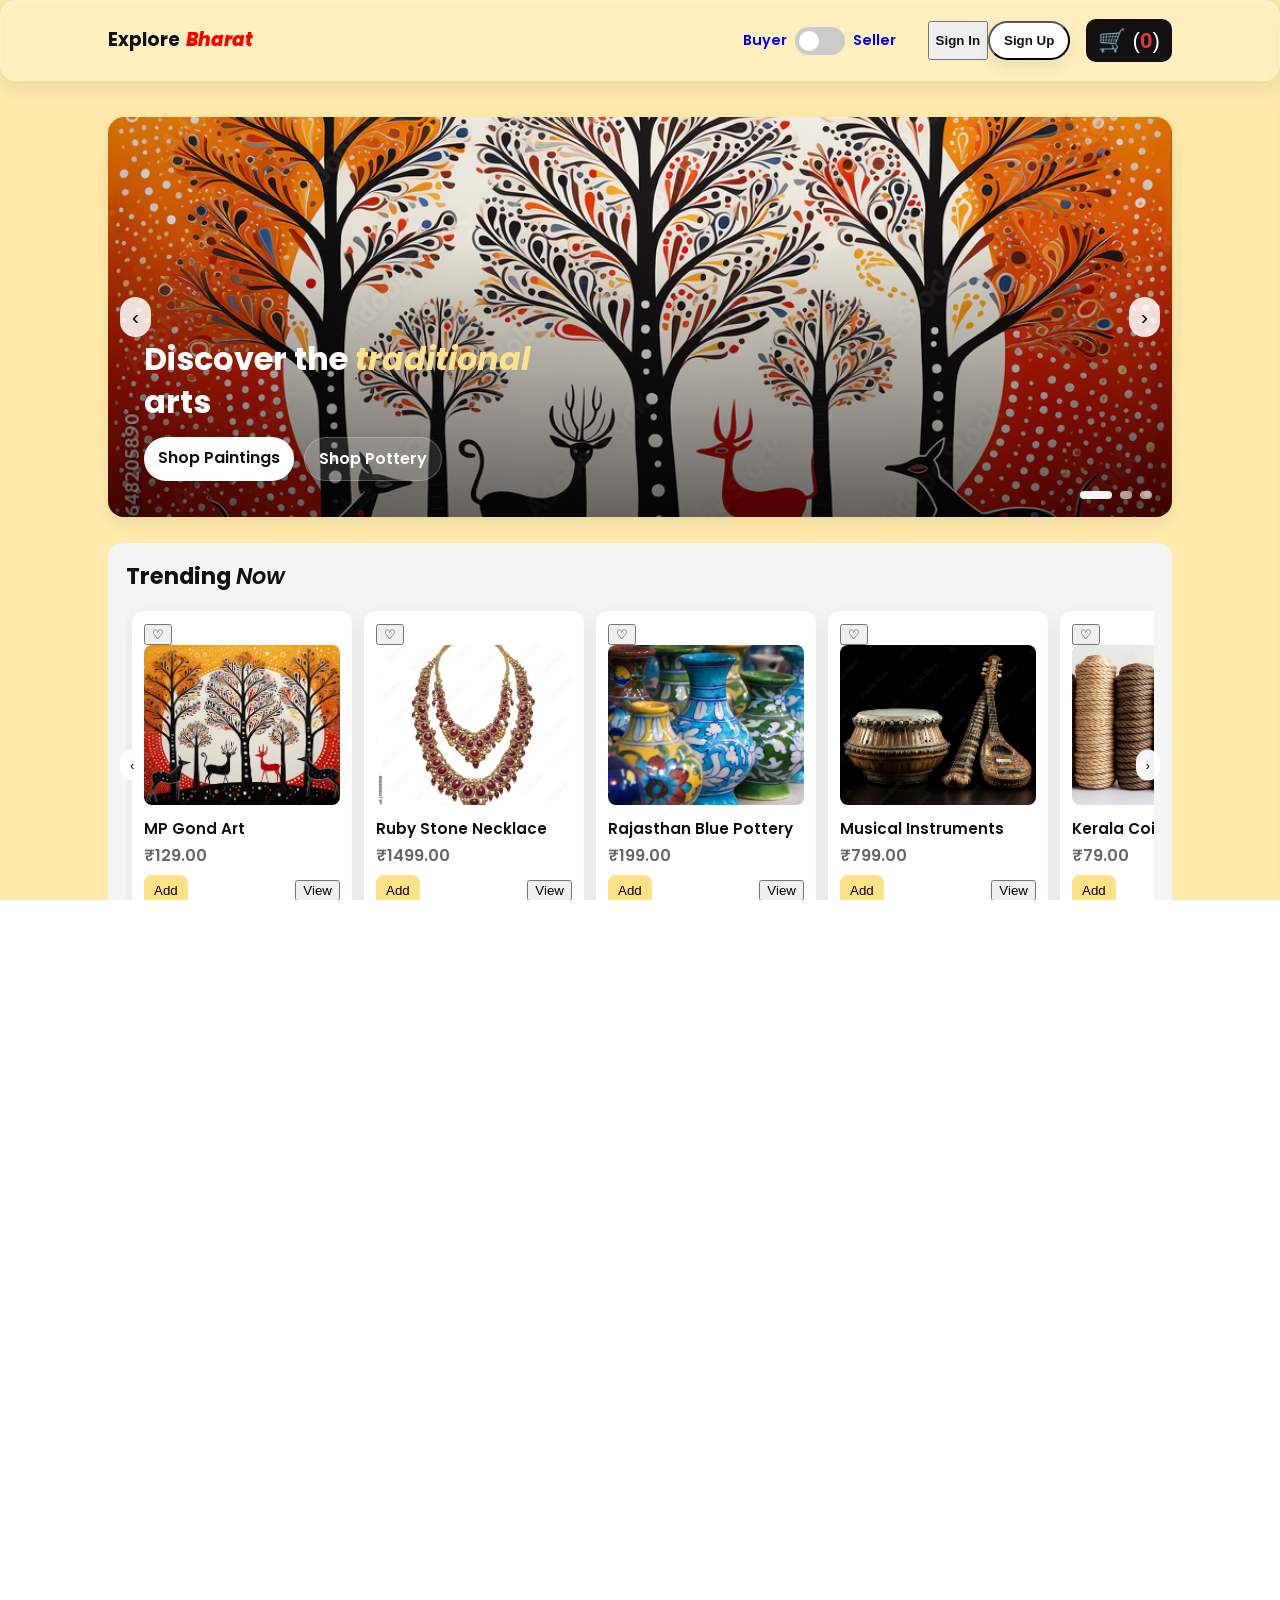
<file: Marketplace/index.html>
<!doctype html>
<html lang="en">

<head>
    <meta charset="utf-8" />
    <meta name="viewport" content="width=device-width,initial-scale=1" />
    <title>Explore Bharat E-Mart</title>
    <link rel="icon" type="image/x-icon" href="images/logo.jpg" />
    <link rel="stylesheet" href="styles.css" />
    <script src="../common.js" defer></script>
    <link rel="preconnect" href="https://fonts.gstatic.com" crossorigin>
    <link href="https://fonts.googleapis.com/css2?family=Poppins:wght@300;400;600;700&display=swap" rel="stylesheet">
</head>

<body>
    <header class="topbar">
        <div class="container header-inner">
            <div class="logo">
                <a href="https://rajgour617.github.io/Explore-Bharat/">Explore<span class="accent">Bharat</span></a>
            </div>

            <div class="user-actions" id="nav-links">
                <div class="toggle-switch">
                    <span id="role-label-buyer">Buyer</span>
                    <label class="switch" for="user-role-toggle">
                        <input type="checkbox" id="user-role-toggle" title="Toggle between Buyer and Seller role">
                        <span class="slider round"></span>
                    </label>
                    <span id="role-label-seller">Seller</span>
                </div>
                <div id="guest-view">
                    <button class="btn-link" id="signin-btn-open">Sign In</button>
                    <button class="btn" id="signup-btn-open">Sign Up</button>
                </div>
                <div id="user-view" style="display: none;">
                    <span class="points-display">💎 <span id="bharat-points">0</span> Points</span>
                    <button class="icon-btn" id="open-wishlist" aria-label="Open wishlist">❤️ (<span
                            id="wishlist-count">0</span>)</button>
                    <button class="icon-btn" id="signout-btn" aria-label="Sign Out">Logout</button>
                </div>
                <div class="cart-action">
                    <button id="open-cart" class="icon-btn" aria-label="Open cart">🛒 (<span
                            id="cart-count">0</span>)</button>
                </div>
            </div>

            <button class="hamburger" id="hamburger-btn" aria-label="Toggle navigation">
                <span class="line"></span>
                <span class="line"></span>
                <span class="line"></span>
            </button>

        </div>
    </header>

    <main class="container">
        <div id="buyer-view">
            <section class="hero">
                <div class="carousel" id="hero-carousel" tabindex="0" aria-roledescription="carousel">
                    <div class="slides">
                        <div class="slide" style="background-image:url('images/gondart.jpg')" aria-hidden="false">
                            <div class="hero-copy">
                                <h1>Discover the <em>traditional</em><br> arts</h1>
                                <div class="hero-cta">
                                    <a class="btn" href="#women">Shop Paintings</a>
                                    <a class="btn btn-outline" href="#men">Shop Pottery</a>
                                </div>
                            </div>
                        </div>
                        <div class="slide" style="background-image:url('images/zardozi.jpg')" aria-hidden="true">
                            <div class="hero-copy">
                                <h1>Fresh drops every day</h1>
                                <div class="hero-cta">
                                    <a class="btn" href="#drops">See Drops</a>
                                </div>
                            </div>
                        </div>
                        <div class="slide" style="background-image:url('images/blockprint.jpg')" aria-hidden="true">
                            <div class="hero-copy">
                                <h1>Local artisans &amp; crafts</h1>
                                <div class="hero-cta">
                                    <a class="btn" href="#artists">Support Artisans</a>
                                </div>
                            </div>
                        </div>
                    </div>

                    <button class="carousel-btn prev" aria-label="Previous slide">‹</button>
                    <button class="carousel-btn next" aria-label="Next slide">›</button>
                    <div class="dots" id="hero-dots" aria-hidden="false"></div>
                </div>
            </section>

            <section class="section">
                <h2 class="section-title">Trending <em>Now</em></h2>
                <div class="product-row" id="trending-row">
                    <button class="row-arrow left" aria-label="Scroll left">‹</button>
                    <div class="row-track" id="trending-track" role="list"></div>
                    <button class="row-arrow right" aria-label="Scroll right">›</button>
                </div>
            </section>

            <section class="section">
                <h2 class="section-title">Today's <em>Drops</em></h2>
                <div class="filters">
                    <button class="chip active">Paintings</button>
                    <button class="chip">Pottery</button>
                    <div class="price-chips">
                        <button class="chip">under ₹199</button>
                        <button class="chip">₹200 - ₹499</button>
                        <button class="chip">₹500 - ₹999</button>
                    </div>
                </div>

                <div class="product-row" id="drops-row">
                    <button class="row-arrow left" aria-label="Scroll left">‹</button>
                    <div class="row-track" id="drops-track" role="list"></div>
                    <button class="row-arrow right" aria-label="Scroll right">›</button>
                </div>
            </section>
        </div>

        <div id="seller-view" style="display: none;">
            <section class="section">
                <h2 class="section-title">Seller <em>Dashboard</em></h2>
                <div class="seller-form-container">
                    <h3>List a New Product</h3>
                    <p>Fill out the details below to submit your product for approval.</p>
                    <form id="product-listing-form" class="seller-form">
                        <label>Product Name <input type="text" name="productName" required /></label>
                        <label>Description <textarea name="description" rows="4" required></textarea></label>
                        <label>Price (₹) <input type="number" name="price" step="0.01" required /></label>
                        <label>Image URL <input type="url" name="imageUrl" required /></label>
                        <label>Bank Details (for payment) <input type="text" name="bankDetails" required /></label>
                        <button type="submit" class="btn full">Submit for Approval</button>
                    </form>
                </div>
            </section>
        </div>
    </main>

    <div class="modal" id="product-modal" aria-hidden="true">
        <div class="modal-content" role="dialog" aria-modal="true">
            <button class="close" id="modal-close" aria-label="Close">✕</button>
            <div class="modal-body" id="modal-body">
            </div>
        </div>
    </div>

    <div class="modal" id="signin-modal" aria-hidden="true">
        <div class="modal-content auth-modal" role="dialog" aria-modal="true">
            <button class="close" id="signin-modal-close" aria-label="Close">✕</button>
            <h3>Sign In</h3>
            <form id="signin-form">
                <label>Email <input type="email" required /></label>
                <label>Password <input type="password" required /></label>
                <button type="submit" class="btn full">Sign In</button>
                <p class="form-switch">Don't have an account? <button type="button" class="btn-link"
                        id="switch-to-signup">Sign Up</button></p>
            </form>
        </div>
    </div>

    <div class="modal" id="signup-modal" aria-hidden="true">
        <div class="modal-content auth-modal" role="dialog" aria-modal="true">
            <button class="close" id="signup-modal-close" aria-label="Close">✕</button>
            <h3>Create Account</h3>
            <form id="signup-form">
                <label>Full Name <input type="text" required /></label>
                <label>Email <input type="email" required /></label>
                <label>Password <input type="password" required /></label>
                <button type="submit" class="btn full">Sign Up</button>
                <p class="form-switch">Already have an account? <button type="button" class="btn-link"
                        id="switch-to-signin">Sign In</button></p>
            </form>
        </div>
    </div>

    <aside class="cart-drawer" id="wishlist-drawer" aria-hidden="true">
    </aside>

    <aside class="cart-drawer" id="cart-drawer" aria-hidden="true">
        <div class="cart-header">
            <h3>Your Cart</h3>
            <button id="close-cart" aria-label="Close cart">✕</button>
        </div>
        <div class="cart-body" id="cart-body">
        </div>
        <div class="cart-footer">
            <div class="totals">
                <div>Subtotal</div>
                <div id="cart-subtotal">₹0.00</div>
            </div>
            <button id="checkout-btn" class="btn full">Checkout</button>
        </div>
    </aside>

    <div class="checkout-overlay" id="checkout-overlay" aria-hidden="true">
        <div class="checkout-panel">
            <button class="close" id="close-checkout" aria-label="Close checkout">✕</button>
            <h3>Checkout</h3>
            <form id="checkout-form">
                <label>
                    Full name
                    <input type="text" name="name" required />
                </label>
                <label>
                    Email
                    <input type="email" name="email" required />
                </label>
                <label>
                    Address
                    <input type="text" name="address" required />
                </label>
                <label>
                    Coupon Code (Optional)
                    <input type="text" name="coupon" id="coupon-input" placeholder="Enter coupon code" />
                </label>
                <div class="checkout-actions">
                    <button type="submit" class="btn full">Place Order</button>
                </div>
            </form>
        </div>
    </div>

    <footer class="footer">
        <div class="container">
            <p>© Explore Bharat — Ekart</p>
        </div>
    </footer>
    <div id="flash-message-container"></div>

    <script src="script.js" defer></script>
</body>

</html>
</file>
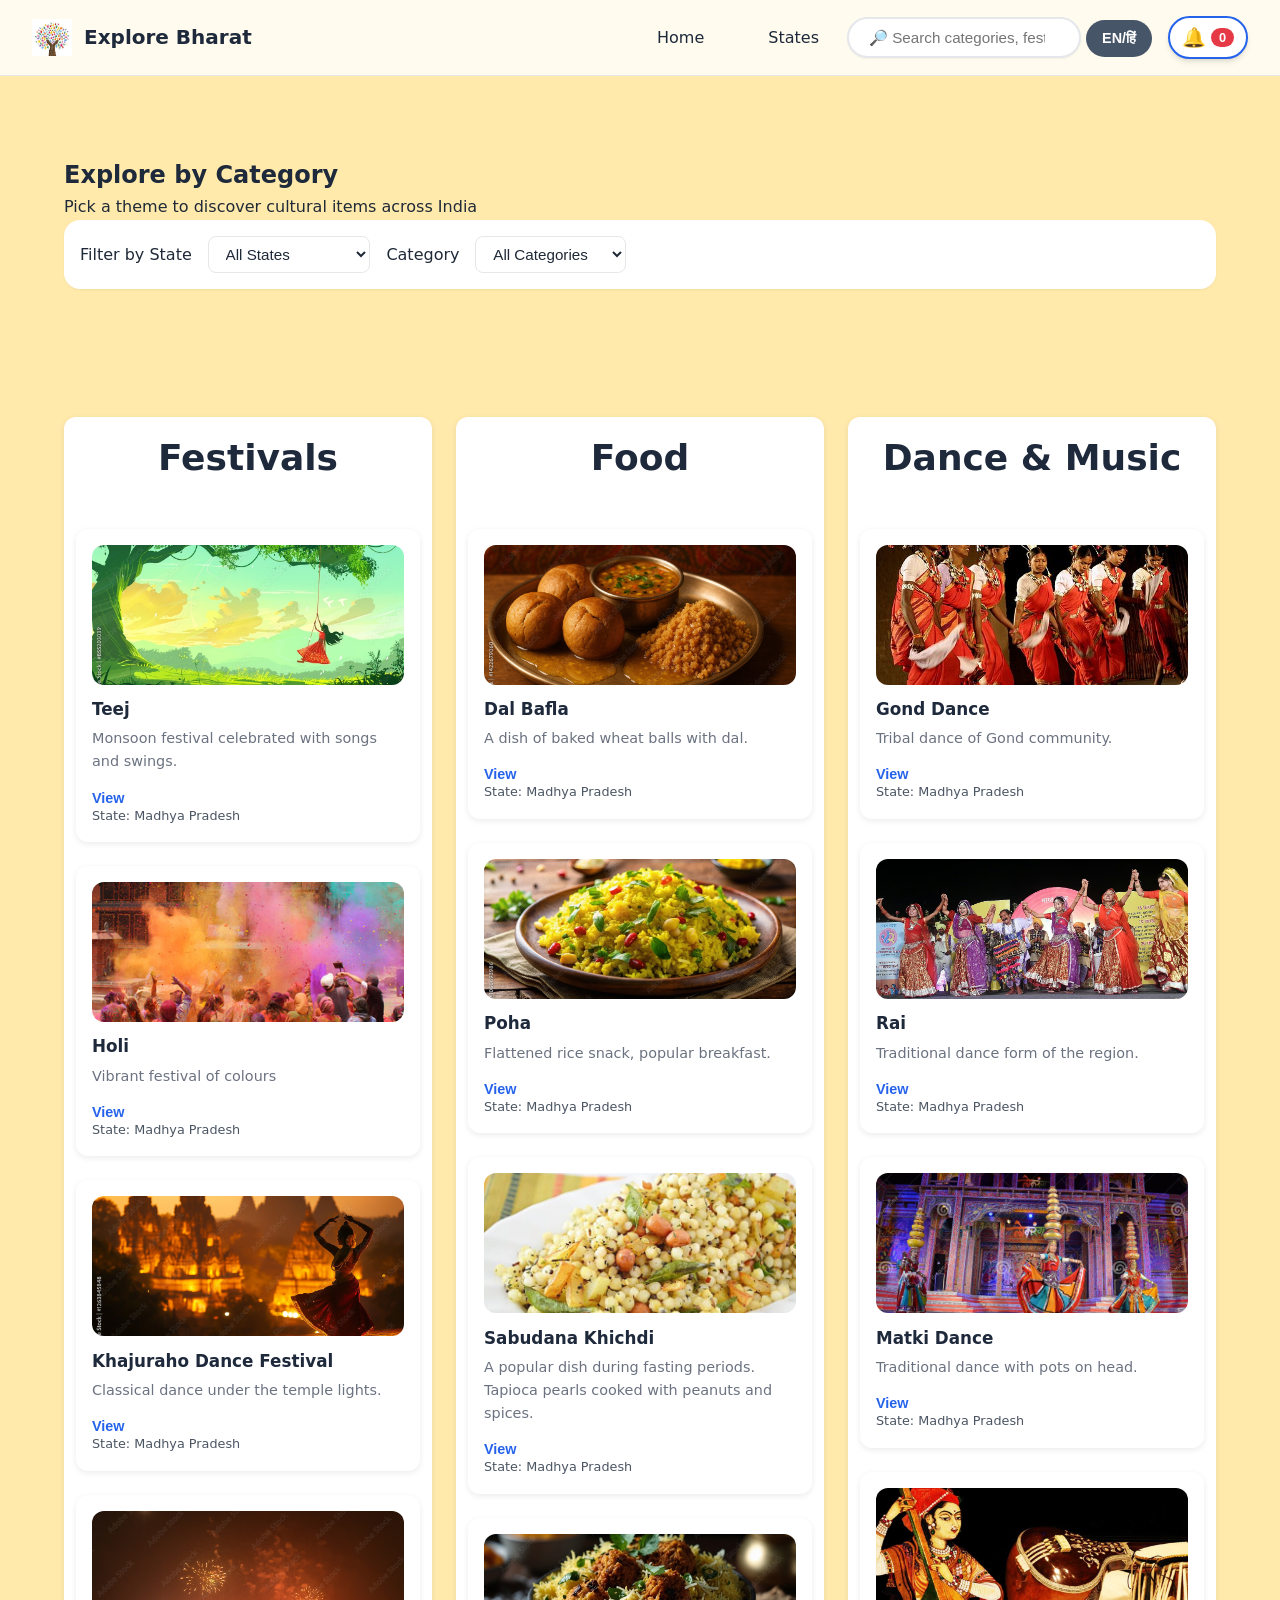
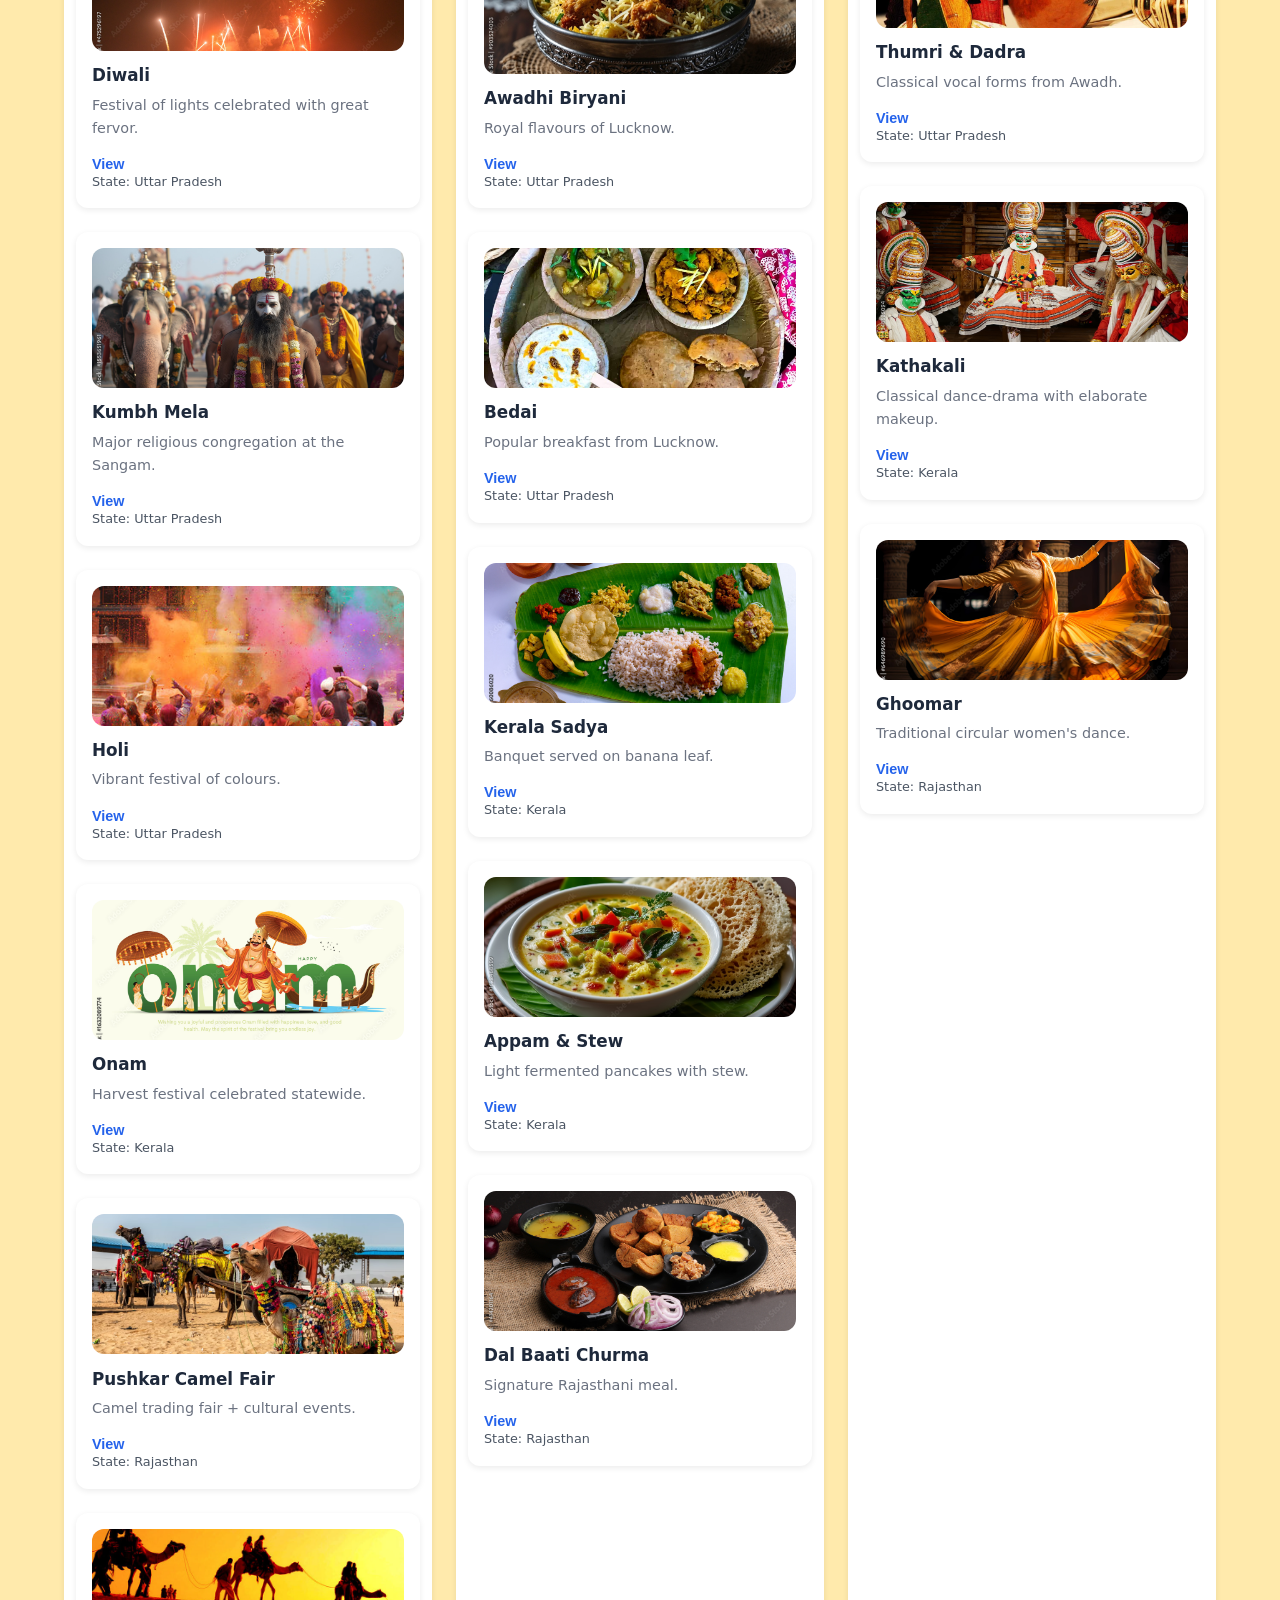
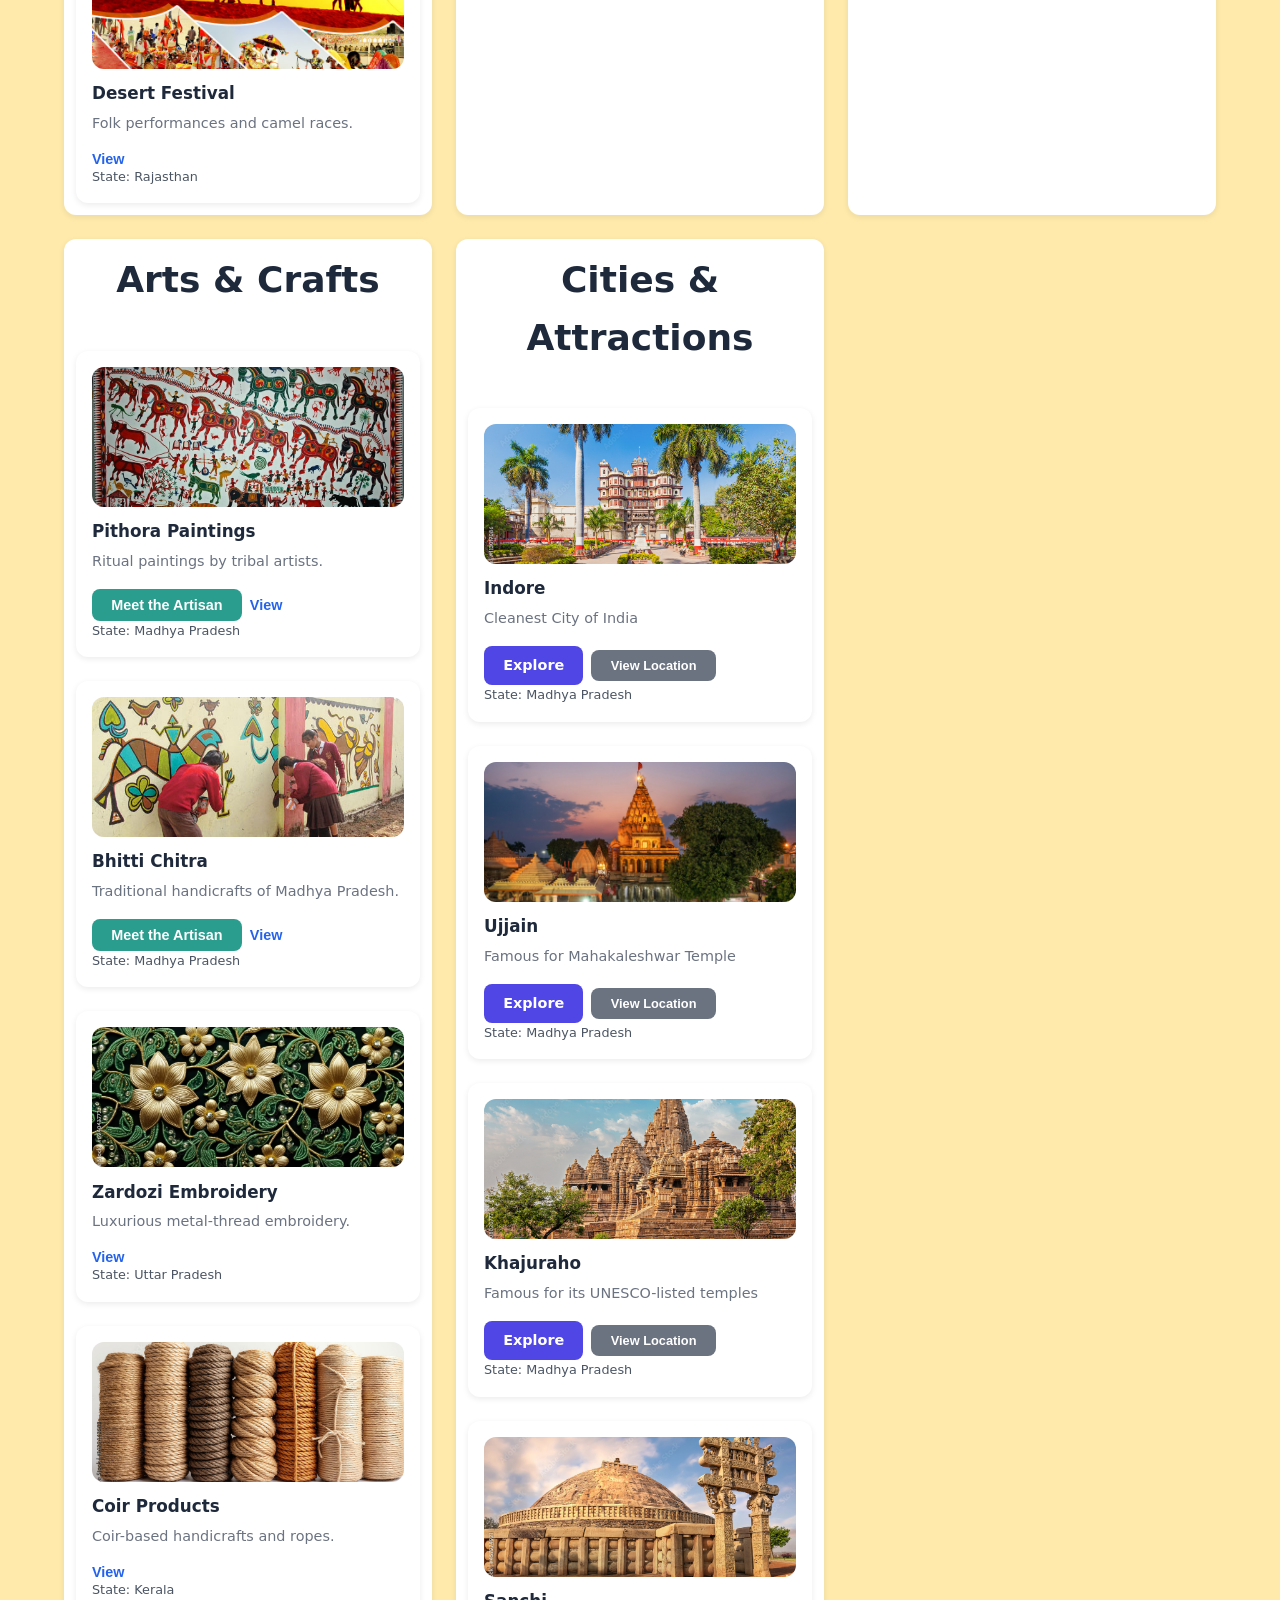
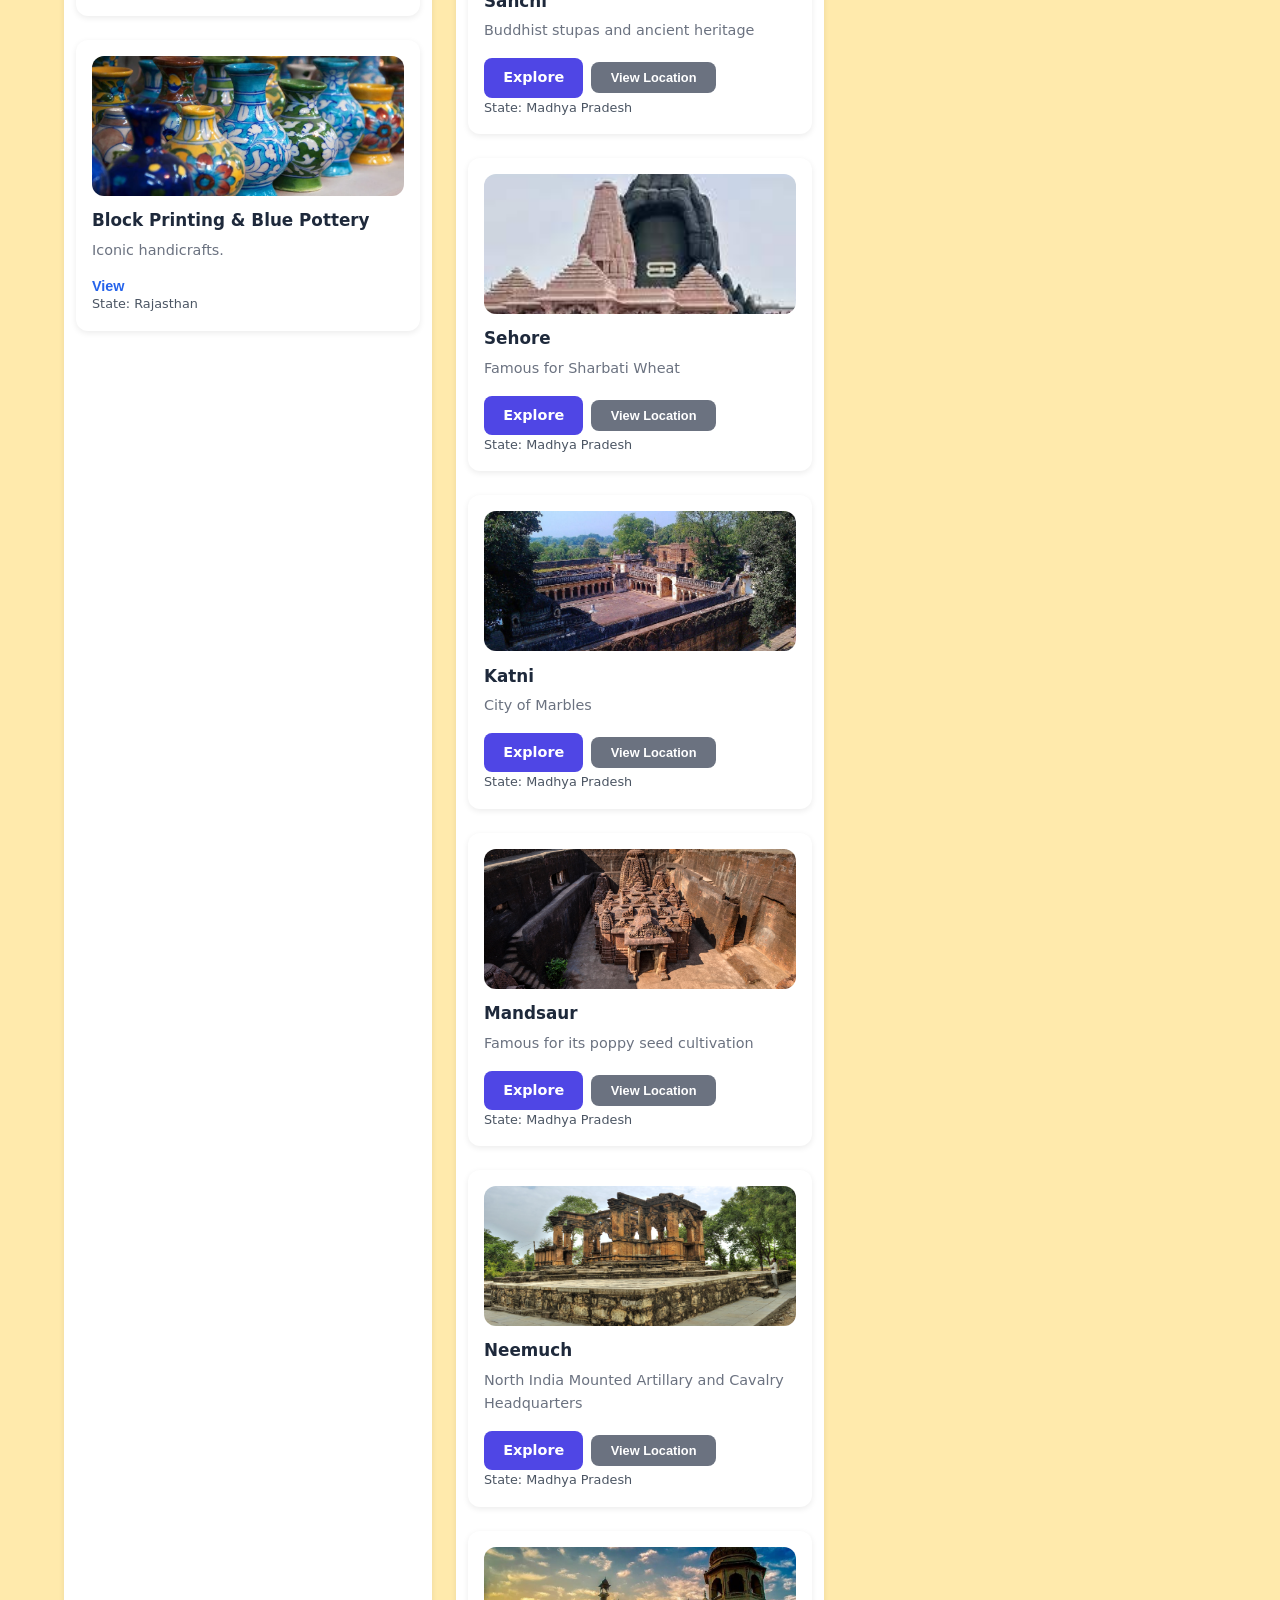
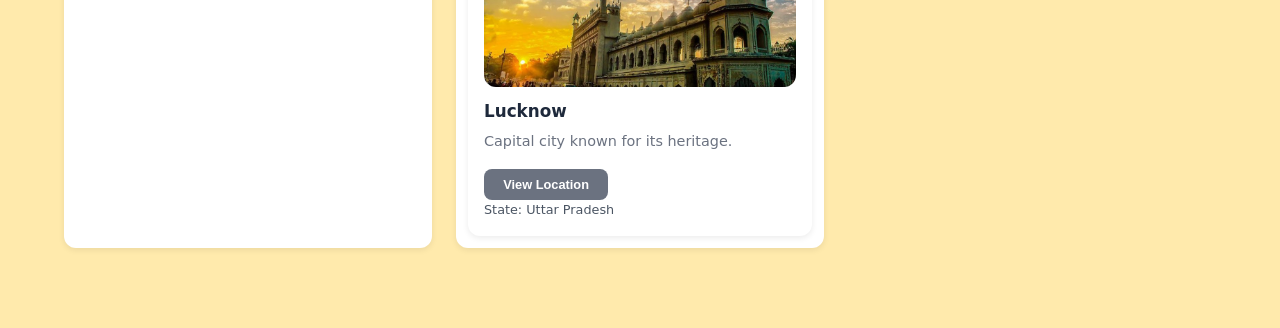
<file: category.html>
<!doctype html>
<html lang="en">
<head>
  <meta charset="utf-8" />
  <meta name="viewport" content="width=device-width,initial-scale=1" />
  <title>Categories — Explore Bharat</title>
  <link rel="icon" type="image/x-icon" href="images/logo.jpg" />
  <link href="https://fonts.googleapis.com/css2?family=Poppins:wght@300;400;600;700&display=swap" rel="stylesheet">
  <link rel="stylesheet" href="style.css">
  <link rel="stylesheet" href="app.css">
  <script src="common.js" defer></script> 

</head>
<body>
  <header class="site-header small">
    <div class="brand">
      <div class="logo-mark"><img src="images/logo.jpg" alt="Logo" width="40"></div>
      <div class="brand-text"><h3><a href=index.html style="color: inherit; text-decoration: none;"><strong>Explore Bharat</strong></a></h3></div>
    </div>
    <div class="top-controls">
      <nav class="top-nav">
        <a href="index.html">Home</a>
        <a href="state.html">States</a>
      </nav>
      <div class="search-lang">
        <input id="globalSearch" type="search" placeholder="🔎 Search categories, festivals, food...">
        <button id="langToggle" class="btn-small">EN/हिं</button>
      </div>
      <div class.="points-hub">
    <button id="pointsBell" class="points-bell-button" aria-label="Show Points">
        🔔 <span id="user-score">0</span>
    </button>
</div>
    </div>
  </header>

  <main class="container">
    <section class="category-hero">
      <h1>Explore by Category</h1>
      <p>Pick a theme to discover cultural items across India</p>

      <div class="filter-row">
        <label for="stateFilter">Filter by State</label>
        <select id="stateFilter">
          <option value="">All States</option>
        </select>

        <label for="categoryFilter">Category</label>
        <select id="categoryFilter">
          <option value="">All Categories</option>
        </select>
      </div>
    </section>

    <section id="categoryGrid" class="grid categories-grid">
      <!-- Category cards populated by JS -->
    </section>

  </main>

  <!-- Modal -->
  <div id="modal" class="modal" aria-hidden="true">
    <div class="modal-content" role="dialog" aria-modal="true">
      <button class="modal-close" id="modalClose">✕</button>
      <div id="modalBody"></div>
    </div>
  </div>

<script src="script.js" defer></script>

</body>
</html>
</file>
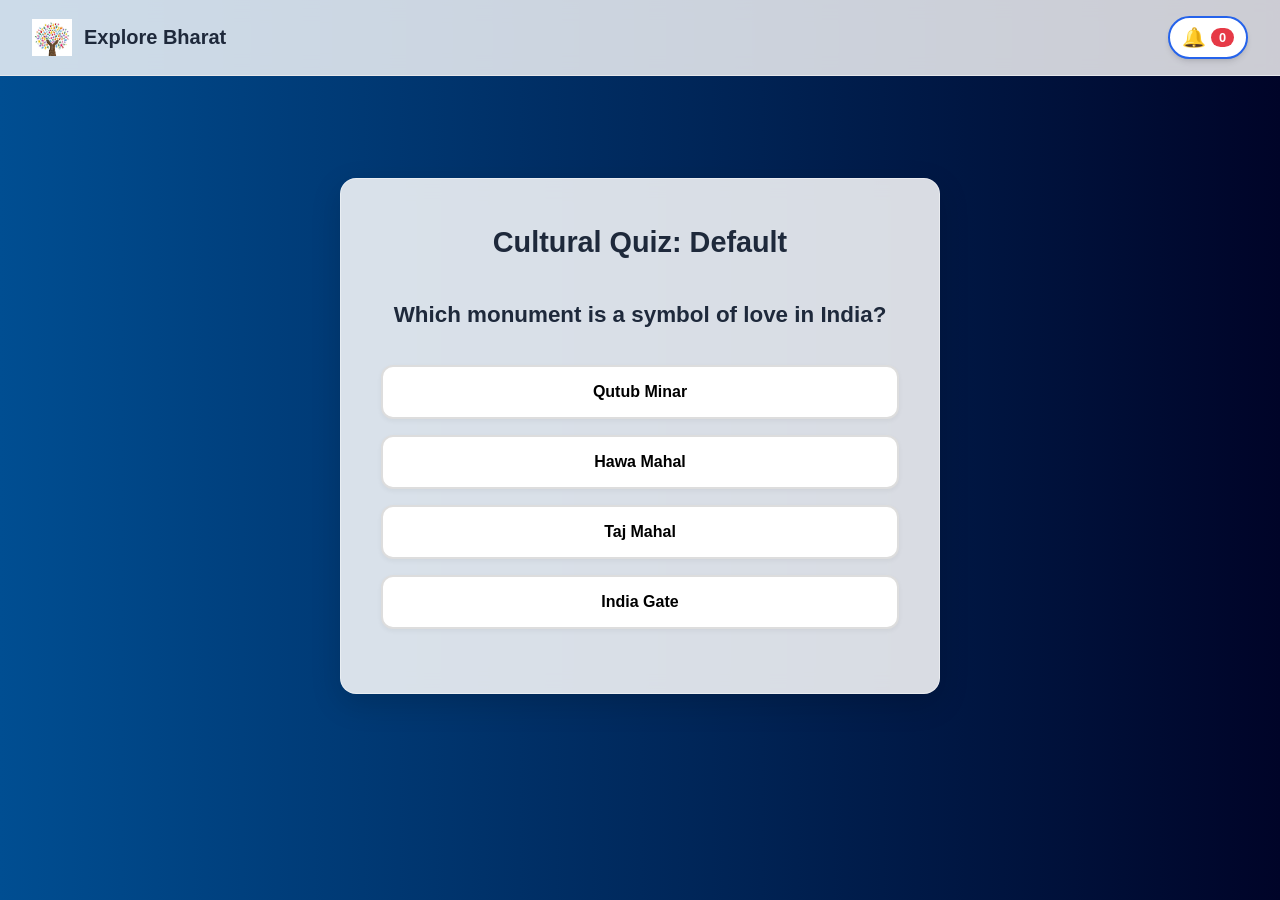
<file: quiz.html>
<!DOCTYPE html>
<html lang="en">
<head>
    <meta charset="UTF-8">
    <meta name="viewport" content="width=device-width, initial-scale=1.0">
    <title>Cultural Quiz - Explore Bharat</title>
    <link rel="stylesheet" href="style.css">
    <link rel="stylesheet" href="quiz.css">
    <script src="common.js" defer></script> 
    
</head>
<body>
    <header class="site-header small">
        <div class="brand">
            <div class="logo-mark"><img src="images/logo.jpg" alt="Logo" width="40"></div>
            <div class="brand-text"><h3><a href="index.html" style="color: inherit; text-decoration: none;"><strong>Explore Bharat</strong></a></h3></div>
        </div>
        <div class="top-controls">
             <div class="points-hub">
                <button id="pointsBell" class="points-bell-button" aria-label="Show Points">
                    🔔 <span id="user-score">0</span>
                </button>
            </div>
        </div>
    </header>

    <main class="quiz-container">
        <div id="quiz-box">
            <h1 id="quiz-header">Cultural Quiz</h1>
            <div id="question-area">
                <h2 id="question-text">Loading quiz...</h2>
                <div id="options-container">
                    </div>
            </div>
            <div id="feedback-area"></div>
            <button id="next-btn" style="display: none;">Next Question</button>
        </div>
    </main>
   
    <script src="script.js"></script>
    <script src="quiz.js"></script>
</body>
</html>
</file>
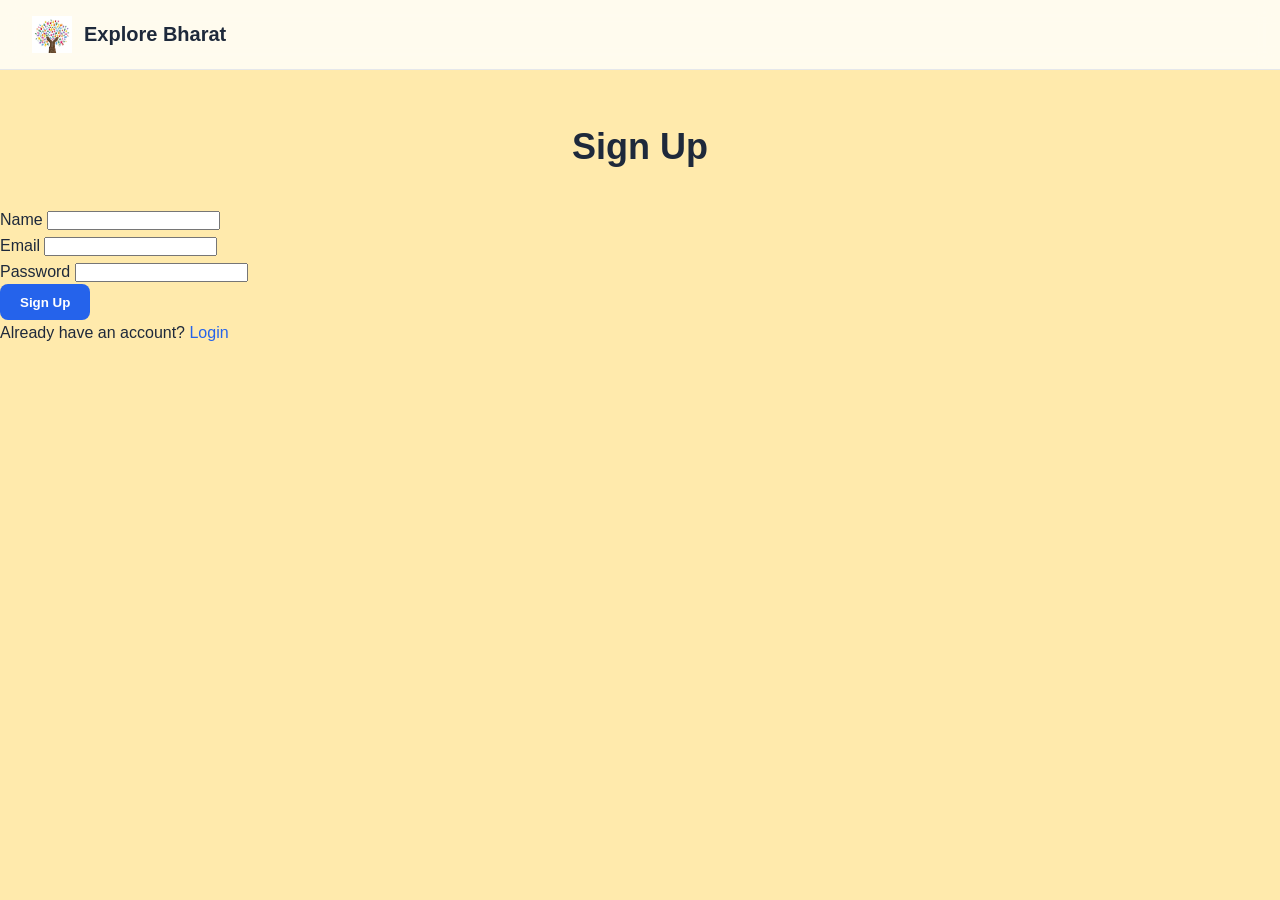
<file: signup.html>
<!doctype html>
<html lang="en">

<head>
  <meta charset="utf-8" />
  <meta name="viewport" content="width=device-width,initial-scale=1" />
  <title>Sign Up - Explore Bharat</title>
  <link rel="stylesheet" href="style.css">
  <link rel="stylesheet" href="dark-mode.css">
</head>

<body>
  <header class="site-header">
    <div class="brand">
      <div class="logo-mark"><img src="images/logo.jpg" alt="Logo" width="40"></div>
      <div class="brand-text">
        <h3><a href="index.html" class="brand-link"><strong>Explore Bharat</strong></a></h3>
      </div>
    </div>
  </header>

  <main>
    <section class="auth-form">
      <h2>Sign Up</h2>
      <form id="signupForm">
        <div class="form-group">
          <label for="name">Name</label>
          <input type="text" id="name" name="name" required>
        </div>
        <div class="form-group">
          <label for="email">Email</label>
          <input type="email" id="email" name="email" required>
        </div>
        <div class="form-group">
          <label for="password">Password</label>
          <input type="password" id="password" name="password" required>
        </div>
        <button type="submit" class="btn btn-primary">Sign Up</button>
      </form>
      <p>Already have an account? <a href="login.html">Login</a></p>
    </section>
  </main>

  <script src="script.js" defer></script>
</body>

</html>
</file>
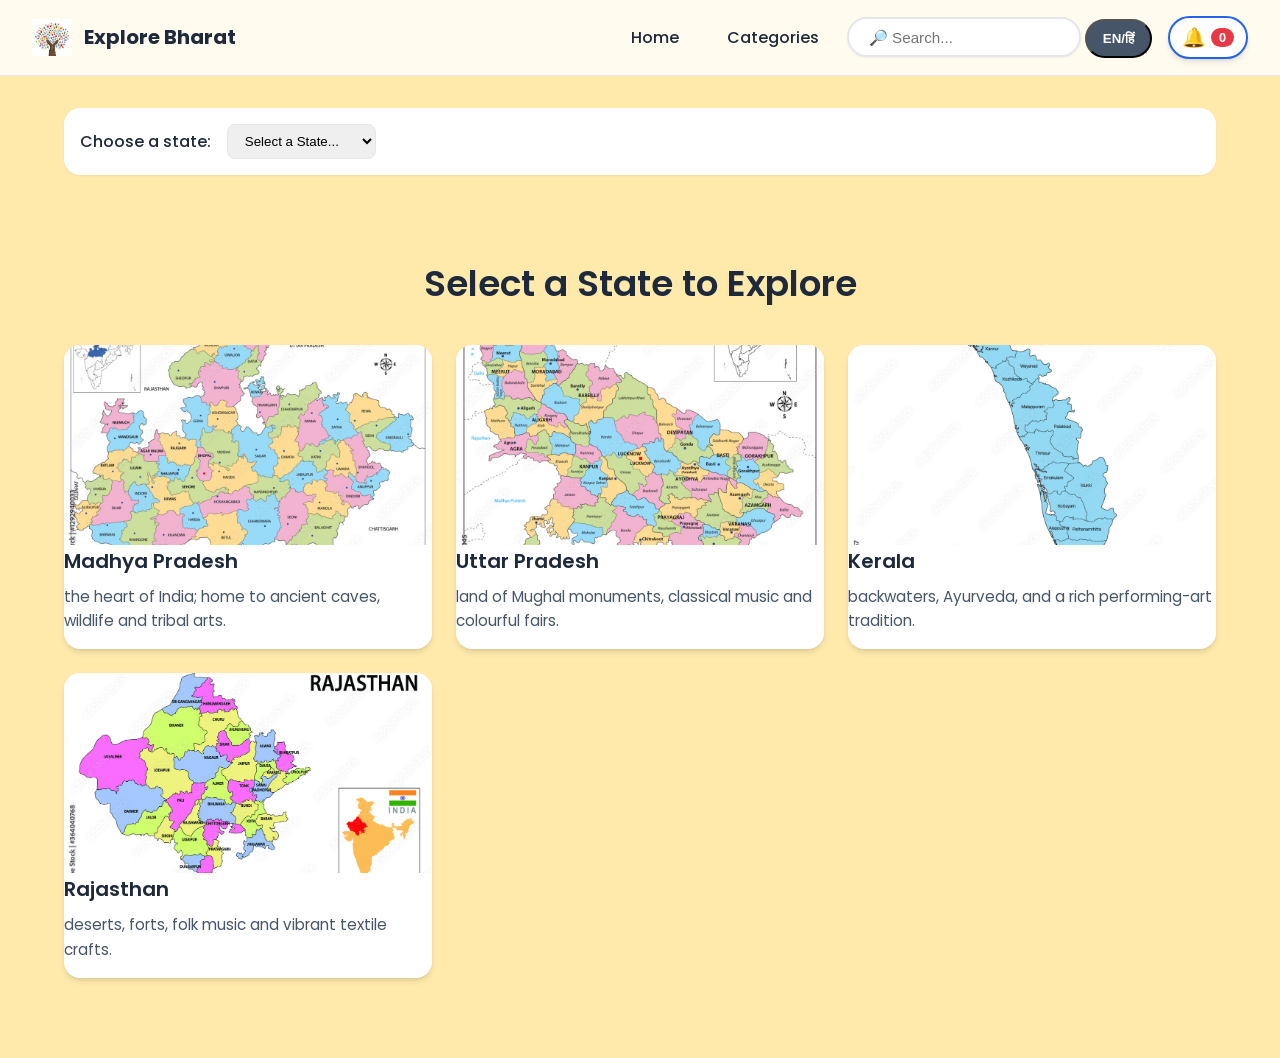
<file: state.html>
<!doctype html>
<html lang="en">

<head>
  <meta charset="utf-8" />
  <meta name="viewport" content="width=device-width,initial-scale=1" />
  <title>State — Explore Bharat</title>
  <link rel="icon" type="image/x-icon" href="images/logo.jpg" />
  <link href="https://fonts.googleapis.com/css2?family=Poppins:wght@300;400;600;700&display=swap" rel="stylesheet">
  <link rel="stylesheet" href="style.css">
  <script src="common.js" defer></script> 
  <style>
    /* View toggling */
    #statesGridContainer { display: block; }
    #stateDetailContainer { display: none; }

    body.state-selected #statesGridContainer { display: none; }
    body.state-selected #stateDetailContainer { display: block; }
  </style>

  </head>
<body>
  <header class="site-header small">
    <div class="brand">
      <div class="logo-mark"><img src="images/logo.jpg" alt="Logo" width="40"></div>
      <div class="brand-text">
        <h3><a href=index.html style="color: inherit; text-decoration: none;"><strong>Explore Bharat</strong></a>
        </h3>
      </div>
    </div>
    <div class="top-controls">
      <nav class="top-nav">
        <a href="index.html" data-translate="home">Home</a>
        <a href="category.html" data-translate="categories">Categories</a>
      </nav>
      <div class="search-lang">
        <input id="globalSearch" type="search" data-translate="searchPlaceholder" data-translate-attr="placeholder"
          placeholder="🔎 Search...">
        <button id="langToggle" class="btn-small" aria-label="Toggle language">EN/हिं</button>
      </div>
      <div class.="points-hub">
        <button id="pointsBell" class="points-bell-button" aria-label="Show Points">
           🔔 <span id="user-score">0</span>
        </button>
      </div>
    </div>
  </header>

  <main class="container">
    <div class="filter-row">
        <label for="stateFilter">Choose a state:</label>
        <select id="stateFilter" title="Choose a state" aria-label="Choose a state">
          <option value="">Select a State...</option>
        </select>
    </div>

    <section id="statesGridContainer">
      <h2>Select a State to Explore</h2>
      <div id="statesGrid" class="grid">
        </div>
    </section>

    <div id="stateDetailContainer">
      <button id="backToStates" class="btn btn-secondary" style="margin-bottom: 1.5rem;">← Back to All States</button>
      <div id="stateBanner" class="state-banner">
        </div>
      <section id="stateIntro" class="state-intro">
        </section>
      <section class="cards-grid" aria-live="polite">
        <h2>Cities & Attractions</h2>
        <div id="citiesGrid" class="grid"></div>

        <h2>Festivals</h2>
        <div id="festivalsGrid" class="grid"></div>

        <h2>Food</h2>
        <div id="foodGrid" class="grid"></div>

        <h2>Dance & Music</h2>
        <div id="danceGrid" class="grid"></div>

        <h2>Arts & Crafts</h2>
        <div id="craftGrid" class="grid"></div>
      </section>
    </div>

  </main>

  <div id="modal" class="modal" aria-hidden="true">
    <div class="modal-content" role="dialog" aria-modal="true">
      <button class="modal-close" id="modalClose">✕</button>
      <div id="modalBody"></div>
    </div>
  </div>

  <script src="script.js" defer></script>

</body>
</html>
</file>
<file: Marketplace/styles.css>
:root {
    --bg: #ffffff;
    --muted: #f5f5f6;
    --accent: #FFE189;
    --text: #111;
    --card: #ffffff;
    --radius: 12px;
    --shadow: 0 6px 18px rgba(12, 12, 14, 0.08);
    --glass: rgba(255, 255, 255, 0.6);
    font-synthesis: none;
}

* {
    box-sizing: border-box;
    -webkit-font-smoothing: antialiased;
    -moz-osx-font-smoothing: grayscale;
}

html,
body {
    height: 100%;
    width: 100%;
    scroll-behavior: smooth;
    background: var(--bg);
    color: var(--text);
    font-family: "Poppins", system-ui, -apple-system, Segoe UI, Roboto, "Helvetica Neue", Arial;
    font-size: 16px;
    line-height: 1.35;
    font-weight: 400;
    overflow-x: hidden;
}

body {
    margin: 0;
    font-family: "Poppins", system-ui, -apple-system, Segoe UI, Roboto, "Helvetica Neue", Arial;
    background: var(--bg);
    background-color: #ffeaac;
    color: var(--text);
    line-height: 1.35;
    font-size: 1rem;
    font-weight: 400;
    overflow-x: hidden;
    scroll-behavior: smooth;
    min-width: 320px;

}

/* Layout helpers */
.container {
    max-width: 1100px;
    margin: 0 auto;
    padding: 18px;
}

.header-inner {
    display: flex;
    justify-content: space-between;
    align-items: center;
}

/* Topbar */
.topbar {
    background: rgba(255, 255, 255, 0.22);
    border-radius: 16px;
    border-bottom: 1px solid #eee;
    position: sticky;
    top: 0;
    z-index: 30;
    box-shadow: 0 4px 30px rgba(0, 0, 0, 0.1);
    -webkit-backdrop-filter: blur(4.2px);
    backdrop-filter: blur(4.2px);
    border: 1px solid rgba(255, 255, 255, 0.24);

}

.logo {
    font-weight: 700;
    font-size: 1.15rem;
}

.logo .accent {
    color: red;
    font-weight: 800;
    margin-left: 6px;
    font-style: italic;
}

.logo a {
    text-decoration: none;
    color: var(--text);
}

.user-actions {
    display: flex;
    gap: 16px;
    align-items: center;
}

.user-actions .btn-link {
    font-weight: 600;
    text-decoration: none;
    color: var(--text);
}

.user-actions .points-display {
    font-weight: 600;
    background: #fffbe8;
    padding: 6px 12px;
    border-radius: 999px;
    border: 1px solid #f0e0b0;
}

#user-view {
    display: flex;
    align-items: center;
    gap: 16px;
}

.icon-btn {
    background: transparent;
    border: 0;
    font-size: 1.4rem;
    padding: 8px;
    cursor: pointer;
    position: relative;
    display: inline-flex;
    align-items: center;
    gap: 4px;
    font-weight: 500;
}

#open-cart {
    background: #111;
    color: #fff;
    border-radius: 10px;
    padding: 8px 12px;
    border: 0;
    cursor: pointer;
    font-size: 1.4rem;
}

/* Hero */
.hero {
    margin-top: 18px;
}

.carousel {
    position: relative;
    border-radius: 16px;
    overflow: hidden;
    box-shadow: var(--shadow);
}

.slides {
    display: flex;
    transition: transform 0.5s ease;
}

.slide {
    min-width: 100%;
    min-height: 320px;
    background-size: cover;
    background-position: center;
    display: flex;
    align-items: flex-end;
    justify-content: flex-start;
    padding: 36px;
    color: #fff;
    position: relative;
}

.slide::after {
    content: "";
    position: absolute;
    inset: 0;
    background: linear-gradient(180deg, rgba(0, 0, 0, 0) 30%, rgba(0, 0, 0, 0.55) 100%);
    pointer-events: none;
}

.hero-copy {
    position: relative;
    z-index: 2;
    max-width: 600px;
}

.hero h1 {
    font-size: 2rem;
    margin: 0;
    font-weight: 700;
}

.hero h1 em {
    font-style: italic;
    color: var(--accent);
}

.hero-cta {
    margin-top: 14px;
    display: flex;
    gap: 10px;
}

.btn {
    background: #fff;
    color: #111;
    padding: 10px 14px;
    border-radius: 999px;
    text-decoration: none;
    font-weight: 600;
    display: inline-block;
    box-shadow: var(--shadow);
    transition: background 0.3s ease, color 0.3s ease;
}

.btn-outline {
    background: rgba(255, 255, 255, 0.12);
    color: #fff;
    border: 1px solid rgba(255, 255, 255, 0.24);
}

/* Carousel controls */
.carousel-btn {
    position: absolute;
    top: 50%;
    transform: translateY(-50%);
    z-index: 10;
    background: rgba(255, 255, 255, 0.85);
    border: 0;
    padding: 8px 12px;
    border-radius: 999px;
    cursor: pointer;
    font-size: 1.3rem;
}

.carousel-btn.prev {
    left: 12px;
}

.carousel-btn.next {
    right: 12px;
}

.dots {
    position: absolute;
    right: 20px;
    bottom: 18px;
    display: flex;
    gap: 8px;
    z-index: 12;
}

.dots button {
    width: 8px;
    height: 8px;
    border-radius: 999px;
    border: 0;
    background: rgba(255, 255, 255, 0.6);
    cursor: pointer;
    transition: width 0.3s ease, background 0.3s ease;
}

.dots button.active {
    width: 32px;
    border-radius: 999px;
    background: rgba(255, 255, 255, 0.95);
}

/* Sections */
.section {
    margin: 26px 0;
    padding: 18px;
    background: var(--muted);
    border-radius: 14px;
}

.section-title {
    font-size: 1.4rem;
    margin: 0 0 12px 0;
    font-weight: 700;
}

.section-title em {
    font-style: italic;
    color: var(--text);
    font-weight: 600;
}

/* Product row */
.product-row {
    position: relative;
    display: flex;
    align-items: center;
}

.row-track {
    display: flex;
    gap: 12px;
    overflow-x: auto;
    padding: 8px 6px;
    scroll-behavior: smooth;
}

.row-track::-webkit-scrollbar {
    display: none;
}

.card {
    min-width: 180px;
    background: var(--card);
    border-radius: 12px;
    padding: 12px;
    box-shadow: var(--shadow);
    flex: 0 0 180px;
}

.card img {
    width: 100%;
    height: 160px;
    object-fit: cover;
    border-radius: 8px;
}

.card .title {
    font-weight: 600;
    margin-top: 8px;
    font-size: 0.95rem;
}

.card .price {
    margin-top: 6px;
    color: #666;
    font-weight: 600;
}

.card .meta {
    display: flex;
    justify-content: space-between;
    margin-top: 8px;
    align-items: center;
}

.card .add {
    background: var(--accent);
    border: 0;
    padding: 8px 10px;
    border-radius: 8px;
    cursor: pointer;
}

.card .wishlist-btn.active {
    color: #e53e3e; /* red */
    transform: scale(1.1);
}

/* Row arrows */
.row-arrow {
    position: absolute;
    top: 50%;
    transform: translateY(-50%);
    z-index: 5;
    background: rgba(255, 255, 255, 0.95);
    border: 0;
    padding: 8px 10px;
    border-radius: 999px;
    cursor: pointer;
}

.row-arrow.left {
    left: -6px;
}

.row-arrow.right {
    right: -6px;
}

/* Modal */
.modal {
    position: fixed;
    inset: 0;
    background: rgba(0, 0, 0, 0.45);
    display: none;
    align-items: center;
    justify-content: center;
    z-index: 60;
    padding: 20px;
}

.modal[aria-hidden="false"] {
    display: flex;
}

.modal-content {
    background: #fff;
    border-radius: 12px;
    max-width: 900px;
    width: 100%;
    box-shadow: var(--shadow);
    overflow: hidden;
}

.modal-body {
    display: flex;
    gap: 18px;
    padding: 18px;
}

.modal-body img {
    width: 50%;
    height: 360px;
    object-fit: cover;
    border-radius: 8px;
}

.modal-body .info {
    flex: 1;
}

.modal .close {
    position: absolute;
    right: 14px;
    top: 12px;
    background: transparent;
    border: 0;
    font-size: 1.1rem;
}

/* Auth Modals */
.auth-modal {
    max-width: 400px;
}

.auth-modal h3 {
    text-align: center;
    margin-bottom: 1.5rem;
}

.auth-modal form label {
    display: block;
    margin-bottom: 1rem;
    font-weight: 600;
}

.auth-modal form input {
    width: 100%;
    padding: 10px;
    border: 1px solid #ddd;
    border-radius: 8px;
    margin-top: 4px;
}

.auth-modal .form-switch {
    text-align: center;
    margin-top: 1rem;
}

/* Cart drawer */
.cart-drawer {
    position: fixed;
    right: 0;
    top: 0;
    height: 100%;
    width: 360px;
    max-width: 92vw;
    background: #fff;
    box-shadow: -8px 0 40px rgba(10, 10, 12, 0.12);
    transform: translateX(110%);
    transition: transform .35s ease;
    z-index: 70;
    display: flex;
    flex-direction: column;
}

.cart-drawer[aria-hidden="false"] {
    transform: translateX(0);
}

.cart-header {
    display: flex;
    justify-content: space-between;
    align-items: center;
    padding: 18px;
    border-bottom: 1px solid #eee;
}

.cart-body {
    padding: 12px;
    overflow: auto;
    flex: 1;
}

.cart-item {
    display: flex;
    gap: 10px;
    padding: 8px;
    border-radius: 8px;
    background: var(--muted);
    margin-bottom: 8px;
}

.cart-item img {
    width: 72px;
    height: 72px;
    object-fit: cover;
    border-radius: 6px;
}

.qty {
    display: flex;
    gap: 6px;
    align-items: center;
}

.cart-footer {
    padding: 12px;
    border-top: 1px solid #eee;
}

.full {
    width: 100%;
}

/* Checkout overlay */
.checkout-overlay {
    position: fixed;
    inset: 0;
    display: none;
    align-items: center;
    justify-content: center;
    background: rgba(0, 0, 0, 0.45);
    z-index: 80;
}

.checkout-overlay[aria-hidden="false"] {
    display: flex;
}

.checkout-panel {
    background: #fff;
    padding: 18px;
    border-radius: 12px;
    width: 420px;
    max-width: 92vw;
    box-shadow: var(--shadow);
}

.checkout-panel label {
    display: block;
    margin-bottom: 12px;
    font-size: 0.95rem;
    font-weight: 600;
}

.checkout-panel input {
    width: 100%;
    padding: 8px;
    border-radius: 8px;
    border: 1px solid #eee;
    margin-top: 6px;
}

/* Footer */
.footer {
    padding: 30px 0;
    background: #fff;
    border-top: 1px solid #eee;
    margin-top: 30px;
    text-align: center;
}

/* Responsive */
@media(min-width:760px) {
    .slide {
        min-height: 400px;
    }

    .card {
        min-width: 220px;
        flex: 0 0 220px;
    }
}

/* Existing styles ko vaise hi rehne dein */

/* ... Aapke maujooda styles ... */

/* ====== Toggle Switch Styles ====== */
.toggle-switch {
    display: flex;
    align-items: center;
    margin-right: 1rem;
}

.toggle-switch span {
    font-size: 0.9rem;
    font-weight: 500;
    color: #555;
    transition: color 0.3s;
}

#role-label-buyer {
    margin-right: 0.5rem;
}

#role-label-seller {
    margin-left: 0.5rem;
}

.toggle-switch .switch {
    position: relative;
    display: inline-block;
    width: 50px;
    height: 28px;
}

.toggle-switch .switch input {
    opacity: 0;
    width: 0;
    height: 0;
}

.toggle-switch .slider {
    position: absolute;
    cursor: pointer;
    top: 0;
    left: 0;
    right: 0;
    bottom: 0;
    background-color: #ccc;
    -webkit-transition: .4s;
    transition: .4s;
}

.toggle-switch .slider:before {
    position: absolute;
    content: "";
    height: 20px;
    width: 20px;
    left: 4px;
    bottom: 4px;
    background-color: white;
    -webkit-transition: .4s;
    transition: .4s;
}

.toggle-switch input:checked+.slider {
    background-color: #007bff; /* Accent color */
}

.toggle-switch input:focus+.slider {
    box-shadow: 0 0 1px #007bff;
}

.toggle-switch input:checked+.slider:before {
    -webkit-transform: translateX(22px);
    -ms-transform: translateX(22px);
    transform: translateX(22px);
}

.toggle-switch .slider.round {
    border-radius: 34px;
}

.toggle-switch .slider.round:before {
    border-radius: 50%;
}

/* ====== Seller View Styles ====== */
.seller-form-container {
    max-width: 600px;
    margin: 2rem auto;
    padding: 2rem;
    border: 1px solid #ddd;
    border-radius: 8px;
    background: #fff;
}

.seller-form-container h3 {
    text-align: center;
    margin-bottom: 0.5rem;
}

.seller-form-container p {
    text-align: center;
    margin-bottom: 2rem;
    color: #666;
}

.seller-form label {
    display: block;
    margin-bottom: 1.5rem;
    font-weight: 600;
}

.seller-form input,
.seller-form textarea {
    width: 100%;
    padding: 0.75rem;
    margin-top: 0.5rem;
    border: 1px solid #ccc;
    border-radius: 4px;
    font-size: 1rem;
}

.seller-form textarea {
    resize: vertical;
}

.seller-form .btn.full {
    width: 100%;
    padding: 1rem;
    font-size: 1.1rem;
}

/* ====== Authentication Modal Styles ====== */
.auth-modal {
    padding: 2rem 2.5rem;
    background-color: #f9f9f9;
    border-radius: 12px;
    box-shadow: 0 10px 25px rgba(0, 0, 0, 0.1);
    max-width: 400px;
    width: 90%;
    text-align: center;
}

.auth-modal h3 {
    margin-bottom: 2rem;
    font-size: 1.8rem;
    font-weight: 600;
    color: #333;
}

.auth-modal label {
    display: block;
    text-align: left;
    margin-bottom: 1.5rem;
    font-weight: 500;
    color: #555;
}

.auth-modal input {
    width: 100%;
    padding: 12px 15px;
    margin-top: 0.5rem;
    border: 1px solid #ddd;
    border-radius: 8px;
    font-size: 1rem;
    transition: border-color 0.3s, box-shadow 0.3s;
}

.auth-modal input:focus {
    outline: none;
    border-color: #007bff; /* Accent color */
    box-shadow: 0 0 0 3px rgba(0, 123, 255, 0.15);
}

.auth-modal .btn.full {
    width: 100%;
    padding: 14px;
    font-size: 1.1rem;
    border-radius: 8px;
    margin-top: 1rem;
    background: linear-gradient(90deg, #007bff, #0056b3);
    border: none;
}

.auth-modal .form-switch {
    margin-top: 1.5rem;
    color: #666;
}

.auth-modal .btn-link {
    color: #007bff;
    font-weight: 600;
    text-decoration: none;
}
.auth-modal .btn-link:hover {
    text-decoration: underline;
}
/* ====== Flash Message Styles ====== */
#flash-message-container {
    position: fixed;
    top: 20px;
    right: 20px;
    z-index: 10000;
    display: flex;
    flex-direction: column;
    align-items: flex-end;
}

.flash-message {
    padding: 15px 25px;
    margin-bottom: 10px;
    border-radius: 8px;
    color: #fff;
    font-weight: 500;
    box-shadow: 0 4px 15px rgba(0, 0, 0, 0.15);
    opacity: 0;
    transform: translateX(100%);
    animation: slideIn 0.5s forwards, fadeOut 0.5s 3.5s forwards;
}

/* Success Message (Green) */
.flash-message.success {
    background: linear-gradient(90deg, #28a745, #218838);
}

/* Error/Warning Message (Red) */
.flash-message.error {
    background: linear-gradient(90deg, #dc3545, #c82333);
}

/* Animations */
@keyframes slideIn {
    to {
        opacity: 1;
        transform: translateX(0);
    }
}

@keyframes fadeOut {
    from {
        opacity: 1;
        transform: translateX(0);
    }
    to {
        opacity: 0;
        transform: translateX(100%);
    }
}
/* ... aapke purane styles ... */

/* ====== UPDATED Toggle Switch Styles ====== */
.toggle-switch {
    display: flex;
    align-items: center;
    margin-right: 1rem;
}

.toggle-switch span {
    font-size: 0.9rem;
    font-weight: 600; /* Font ko thoda bold kiya hai */
    color:blue;
    transition: color 0.3s;
}

/* --- Yahan Badlav Kiya Gaya Hai --- */
/* Checked (Seller) state ke liye slider ka color */
.toggle-switch input:checked+.slider {
    background-color: #ff8c00; /* Naya Orange Color */
}

/* Slider par focus karne par shadow ka color */
.toggle-switch input:focus+.slider {
    box-shadow: 0 0 1px #ff8c00;
}

#wishlist-count,
#cart-count {
    color: #e53935; /* Naya Red Color */
    font-weight: 700; /* Number ko thoda bold banane ke liye */
}
/* --- Responsive Styles for Mobile --- */
/* --- Responsive Navbar (FIXED) --- */
@media (max-width: 850px) {
    .site-header {
        flex-wrap: wrap;
        justify-content: center;
        padding: 1rem;
    }

    .brand {
        width: 100%;
        justify-content: center;
        margin-bottom: 1rem;
    }

    .top-controls {
        flex-direction: column;
        width: 100%;
        gap: 1rem;
    }

    .top-nav {
        display: flex;
        flex-direction: column;
        align-items: center;
        gap: 0.5rem;
        width: 100%;
        order: 2; /* Nav ko search ke neeche rakhega */
    }

    .search-lang {
        width: 100%;
        order: 1; /* Search ko upar rakhega */
    }

    #globalSearch {
        width: 100%;
    }

    .points-hub {
        order: 3; /* Points bell ko sabse neeche rakhega */
    }
}
/* ====== Responsive Navbar Styles ====== */

/* Hamburger Icon Styling */
.hamburger {
    display: none; /* Default रूप से छिपा रहेगा */
    background: none;
    border: none;
    cursor: pointer;
    padding: 10px;
    z-index: 1001; /* सबसे ऊपर रखने के लिए */
}

.hamburger .line {
    display: block;
    width: 25px;
    height: 3px;
    background-color: #333;
    margin: 5px 0;
    transition: all 0.3s ease-in-out;
}

/* 850px से छोटी स्क्रीन के लिए Styles */
@media (max-width: 850px) {
    .header-inner {
        flex-wrap: wrap; /* Items को अगली लाइन में भेजने के लिए */
    }

    .user-actions {
        display: none; /* Nav links को छिपा दें */
        flex-direction: column;
        width: 100%;
        background: white;
        padding: 20px 0;
        position: absolute;
        top: 65px; /* Navbar की height के नीचे */
        left: 0;
        box-shadow: 0 4px 10px rgba(0, 0, 0, 0.1);
        z-index: 1000;
    }
    
    .user-actions.active {
        display: flex; /* Hamburger पर क्लिक होने पर दिखाएँ */
    }

    .user-actions > div {
        margin: 10px 0;
        justify-content: center;
    }

    .hamburger {
        display: block; /* Hamburger को सिर्फ मोबाइल पर दिखाएँ */
        position: absolute;
        right: 18px; /* इसे दाईं ओर सेट करें */
        top: 14px;
    }

    /* Hamburger to Cross (X) Animation */
    .hamburger.active .line:nth-child(1) {
        transform: rotate(45deg) translate(5px, 5px);
    }
    .hamburger.active .line:nth-child(2) {
        opacity: 0;
    }
    .hamburger.active .line:nth-child(3) {
        transform: rotate(-45deg) translate(7px, -6px);
    }
}
</file>
<file: style.css>
/* style.css (Updated with Notification Styles) */
:root {
    --primary-brand: #2563EB;
    /* Modern Blue */
    --secondary-brand: #475569;
    /* Slate Gray */
    --background: #FDFBF5;
    /* Light Cream */
    --text-dark: #1E293B;
    /* Dark Slate Blue */
    --text-light: #475569;
    /* Lighter Slate */
    --accent: #10B981;
    /* Emerald Green */
    --white: #FFFFFF;
    --border-color: #E5E7EB;
    --radius-md: 8px;
    --radius-lg: 16px;
    --shadow-sm: 0 1px 2px 0 rgb(0 0 0 / 0.05);
    --shadow-md: 0 4px 6px -1px rgb(0 0 0 / 0.1), 0 2px 4px -2px rgb(0 0 0 / 0.1);
    --shadow-lg: 0 10px 15px -3px rgb(0 0 0 / 0.1), 0 4px 6px -2px rgb(0 0 0 / 0.1);
    --font-sans: 'Poppins', -apple-system, BlinkMacSystemFont, "Segoe UI", Roboto, "Helvetica Neue", Arial, sans-serif;
}

* {
    margin: 0;
    padding: 0;
    box-sizing: border-box;
}

html {
    scroll-behavior: smooth;
}

body {
    font-family: var(--font-sans);
    background-color: #ffeaac;
    color: var(--text-dark);
    line-height: 1.6;
    overflow-x: hidden;
}

h1,
h2,
h3,
h4,
h5,
h6 {
    color: var(--text-dark);
    font-weight: 600;
}

a {
    color: var(--primary-brand);
    text-decoration: none;
    transition: color 0.2s ease;
}

a:hover {
    color: var(--secondary-brand);
}

img {
    max-width: 100%;
    height: auto;
    display: block;
}

/* --- Header / Navbar --- */
.site-header {
    display: flex;
    justify-content: space-between;
    align-items: center;
    padding: 1rem 1.5rem;
    /* Adjusted padding for mobile */
    background-color: rgba(255, 255, 255, 0.8);
    -webkit-backdrop-filter: blur(10px);
    backdrop-filter: blur(10px);
    border-bottom: 1px solid var(--border-color);
    position: sticky;
    top: 0;
    z-index: 100;
    width: 100%;
    flex-wrap: wrap;
    /* Allow wrapping on small screens */
}

.brand {
    display: flex;
    align-items: center;
    gap: 0.75rem;
}

.brand-text h3 {
    font-size: 1.25rem;
    font-weight: 700;
}

.brand-text a {
    color: inherit;
    text-decoration: none;
}

.top-controls {
    display: flex;
    align-items: center;
    gap: 1rem;
    /* Adjusted gap for mobile */
    width: 100%;
    /* Full width on mobile */
    justify-content: space-between;
    /* Space out items */
    margin-top: 1rem;
    /* Add margin for spacing */
}



@media (min-width: 768px) {
    .site-header {
        flex-wrap: nowrap;
        /* No wrapping on larger screens */
        padding: 1rem 2rem;
    }

    .top-controls {
        width: auto;
        /* Auto width on larger screens */
        margin-top: 0;
    }

    .top-nav {
        display: flex;
        gap: 1.5rem;
    }
}

.top-nav a {
    font-weight: 500;
    color: var(--text-dark);
    /* Text color ko dark kiya */
    padding: 0.5rem 0.75rem;
    /* Padding added for hover effect */
    border-radius: var(--radius-md);
    transition: all 0.2s ease;
    text-decoration: none;
    position: relative;
}

.top-nav a:hover,
.top-nav a.active {
    color: var(--primary-brand);
    /* Subtle blue background highlight on hover */
    background-color: rgba(37, 99, 235, 0.1);
    transform: translateY(-1px);
    /* Halka sa upar uthana */
}

.top-nav a:after {
    /* Hover par sirf neeche underline ke liye (Agar aapko chahiye to) */
    content: '';
    position: absolute;
    bottom: 0;
    left: 50%;
    transform: translateX(-50%);
    width: 0;
    height: 2px;
    background-color: var(--primary-brand);
    transition: width 0.2s ease;
}

.top-nav a:hover:after {
    width: 80%;
}

#globalSearch {
    padding: 0.6rem 1.25rem;
    /* Padding badhaya */
    border: 2px solid var(--border-color);
    /* Border ko 2px kiya */
    border-radius: 999px;
    /* Fully rounded/Pill shape */
    min-width: 200px;
    font-size: 0.95rem;
    box-shadow: var(--shadow-sm);
    transition: all 0.3s ease;
}

#globalSearch:focus {
    border-color: var(--primary-brand);
    /* Blue glow effect */
    box-shadow: 0 0 0 4px rgba(37, 99, 235, 0.2);
    outline: none;
}

@media (min-width: 768px) {
    #globalSearch {
        min-width: 180px;
        width: auto;
    }
}


/* --- Buttons --- */
.btn {
    display: inline-flex;
    align-items: center;
    justify-content: center;
    gap: 0.5rem;
    padding: 0.65rem 1.25rem;
    border-radius: var(--radius-md);
    text-decoration: none;
    font-weight: 600;
    border: none;
    cursor: pointer;
    transition: transform 0.2s, box-shadow 0.2s;
}

.btn:hover {
    transform: translateY(-2px);
    box-shadow: var(--shadow-md);
}

.btn-primary {
    background-color: var(--primary-brand);
    /* #2563EB - Clear Blue */
    color: var(--white);
    /* Ab yahan koi box-shadow nahi hai, button solid dikhega */
    box-shadow: none;
}

.btn-primary:hover {
    background-color: var(--primary-hover);
    /* Darker blue on hover */
    transform: scale(1.05);
    /* Zoom effect for interaction */
    /* Hover par ek halki shadow, jo blur nahi karegi */
    box-shadow: 0 4px 10px rgba(0, 0, 0, 0.3);
}



.btn-secondary {
    background-color: hsl(354, 90%, 53%);
    /* Vibrant Red */
    color: var(--white);
    /* Ab yahan koi box-shadow nahi hai, button solid dikhega */
    box-shadow: none;
}

.btn-secondary:hover {
    background-color: #b02a37;
    /* Darker Red on hover */
    transform: scale(1.05);
    /* Zoom effect for interaction */
    /* Hover par ek halki shadow, jo blur nahi karegi */
    box-shadow: 0 4px 10px rgba(0, 0, 0, 0.3);
}

.btn-cta-md {
    padding: 0.6rem 1.25rem;
    font-size: 1rem;
    font-weight: 600;
}

.btn-ghost-white {
    background-color: rgba(255, 255, 255, 0.1);
    color: var(--white);
    border: 2px solid var(--white);
    border-radius: 8px;
    -webkit-backdrop-filter: blur(5px);
    backdrop-filter: blur(5px);
    /* Glass Effect */
    transition: all 0.3s ease;
}

.btn-ghost-white:hover {
    background-color: rgba(255, 255, 255, 0.3);
    /* Fills up on hover */
    box-shadow: 0 0 15px rgba(255, 255, 255, 0.6);
    /* White glow */
    transform: translateY(-2px);
}

.btn-small {
    background-color: var(--secondary-brand);
    /* Grey background */
    color: var(--white);
    padding: 0.6rem 1rem;
    border-radius: 999px;
    /* Pill shape */
    font-weight: 600;
}

.btn-small:hover {
    transform: scale(1.05);
    /* Slight zoom effect */
}

.btn-cta-lg {
    padding: 0.8rem 1.8rem;
    font-size: 1.1rem;
    font-weight: 700;
    border-radius: 12px;
    transition: all 0.3s ease;
    /* NEW: समान चौड़ाई के लिए मिनिमम चौड़ाई सेट की गई */
    min-width: 250px;
    text-align: center;
    /* सुनिश्चित करता है कि आइकन और टेक्स्ट केंद्र में रहें */
}

/* --- Hero Section --- */
.hero {
    position: relative;
    height: 80vh;
    display: flex;
    align-items: center;
    justify-content: center;
    text-align: center;
    color: var(--white);
    overflow: hidden;
}

.bg-video {
    position: absolute;
    top: 50%;
    left: 50%;
    width: 100%;
    height: 100%;
    object-fit: cover;
    transform: translate(-50%, -50%);
    z-index: -2;
}

.hero-overlay {
    position: absolute;
    top: 0;
    left: 0;
    width: 100%;
    height: 100%;
    background-color: rgba(0, 0, 0, 0.5);
    z-index: 1;
}

.hero-content-centered {
    padding: 2rem;
    max-width: 800px;
}

.hero-content-centered h2 {
    color: #FFD700;
    /* New: Vibrant Gold/Yellow Color */
    font-size: 1.8rem;
    /* New: Reduced font size for mobile */
    text-shadow: 2px 2px 4px rgba(0, 0, 0, 0.6);
    margin-bottom: 1rem;
}

.hero-content-centered .lead {
    font-size: 1.1rem;
    /* Adjusted font size */
    font-weight: 400;
    color: rgba(255, 255, 255, 0.9);
    margin-bottom: 2rem;
}

@media (min-width: 768px) {
    .hero-content-centered h2 {
        font-size: 2.2rem;
    }

    .hero-content-centered .lead {
        font-size: 1.25rem;
    }
}


.cta-row {
    display: flex;
    justify-content: center;
    gap: 1rem;
    flex-wrap: wrap;
}

.quick-cards {
    display: flex;
    justify-content: center;
    gap: 1rem;
    margin-top: 1.5rem;
}

.typed-cursor,
.typed-cursor-p {
    opacity: 1;
    font-weight: 100;
    -webkit-animation: blink 0.7s infinite;
    -moz-animation: blink 0.7s infinite;
    -ms-animation: blink 0.7s infinite;
    -o-animation: blink 0.7s infinite;
    animation: blink 0.7s infinite;
    color: #FFD700;
    /* New: Cursor color matches new text color */
    margin-left: 2px;
}

@keyframes blink {
    0% {
        opacity: 1.0;
    }

    50% {
        opacity: 0.0;
    }

    100% {
        opacity: 1.0;
    }
}

.chip {
    background: rgba(255, 255, 255, 0.2);
    padding: 0.5rem 1rem;
    border-radius: 999px;
    -webkit-backdrop-filter: blur(5px);
    backdrop-filter: blur(5px);
    border: 1px solid rgba(255, 255, 255, 0.3);
}

.chip a {
    color: var(--white);
    font-weight: 500;
}

/* --- General Layout & Sections --- */
main.container {
    max-width: 1200px;
    margin: 0 auto;
    padding: 2rem 1.5rem;
}

section {
    padding: 3rem 0;
}

section h2,
section h3 {
    text-align: center;
    font-size: 2.25rem;
    margin-bottom: 2rem;
    color: var(--text-dark);
}

/* --- Cards --- */
.grid {
    display: grid;
    gap: 1.5rem;
    grid-template-columns: 1fr;
}

@media (min-width: 640px) {
    .grid {
        grid-template-columns: repeat(2, 1fr);
    }
}

@media (min-width: 992px) {
    .grid {
        grid-template-columns: repeat(3, 1fr);
    }
}

.card {
    background: var(--white);
    border-radius: var(--radius-lg);
    box-shadow: var(--shadow-md);
    overflow: hidden;
    transition: transform 0.3s ease, box-shadow 0.3s ease;
    display: flex;
    flex-direction: column;
}

.card.state-card {
    cursor: pointer;
}


.card:hover {
    transform: translateY(-5px);
    box-shadow: var(--shadow-lg);
}

.card img {
    width: 100%;
    height: 200px;
    object-fit: cover;
}

.card-content {
    padding: 1.5rem;
    flex-grow: 1;
    display: flex;
    flex-direction: column;
}

.card h4 {
    font-size: 1.25rem;
    margin-bottom: 0.5rem;
}

.card p {
    color: var(--text-light);
    font-size: 0.95rem;
    margin-bottom: 1rem;
}

.card .card-content>div {
    margin-top: auto;
}


/* --- Carousel --- */
.carousel-wrapper {
    max-width: 900px;
    margin: 0 auto;
    position: relative;
}

.carousel {
    border-radius: var(--radius-lg);
    overflow: hidden;
    box-shadow: var(--shadow-lg);
}

.carousel-track {
    display: flex;
    transition: transform 0.5s ease-in-out;
}

.slide {
    min-width: 100%;
    position: relative;
    display: none;
    opacity: 0;
    transition: opacity 0.8s ease-in-out;
}

.slide.active {
    display: block;
    opacity: 1;
}

.slide img {
    width: 100%;
    height: 450px;
    object-fit: cover;
}

.slide figcaption {
    position: absolute;
    bottom: 0;
    left: 0;
    right: 0;
    background: linear-gradient(to top, rgba(0, 0, 0, 0.8), transparent);
    color: var(--white);
    padding: 2rem 1rem 1rem;
    font-size: 1.1rem;
    text-align: center;
}

.carousel-arrow {
    position: absolute;
    top: 50%;
    transform: translateY(-50%);
    background: rgba(255, 255, 255, 0.9);
    border: 0;
    border-radius: 50%;
    width: 40px;
    height: 40px;
    cursor: pointer;
    font-size: 1.5rem;
    box-shadow: var(--shadow-md);
    z-index: 10;
}

.carousel-arrow.left {
    left: 1rem;
}

.carousel-arrow.right {
    right: 1rem;
}


/* --- Footer --- */
footer {
    background-color: var(--text-dark);
    color: rgba(255, 255, 255, 0.8);
    padding: 3rem 1.5rem;
}

.footer-cards-section {
    max-width: 1200px;
    margin: 0 auto;
    display: grid;
    gap: 2rem;
    grid-template-columns: 1fr;
}

@media (min-width: 768px) {
    .footer-cards-section {
        grid-template-columns: repeat(3, 1fr);
    }
}

.footer-cards-section h4 {
    color: var(--white);
    font-size: 1.2rem;
    margin-bottom: 1rem;
    border-bottom: 2px solid var(--primary-brand);
    padding-bottom: 0.5rem;
    display: inline-block;
}

.footer-cards-section ul {
    list-style: none;
    padding: 0;
}

.footer-cards-section li a {
    color: rgba(255, 255, 255, 0.8);
    display: block;
    padding: 0.5rem 0;
}

.footer-cards-section li a:hover {
    color: var(--primary-brand);
}

/* --- Modal --- */
.modal {
    position: fixed;
    inset: 0;
    background: rgba(0, 0, 0, 0.6);
    display: none;
    align-items: center;
    justify-content: center;
    z-index: 1000;
}

.modal.show {
    display: flex;
}

.modal-content {
    background: var(--white);
    border-radius: var(--radius-lg);
    max-width: 600px;
    width: 90%;
    padding: 2rem;
    box-shadow: var(--shadow-lg);
    position: relative;
}

.modal-close {
    position: absolute;
    top: 1rem;
    right: 1rem;
    border: none;
    background: none;
    font-size: 1.5rem;
    cursor: pointer;
    color: var(--text-light);
}

/* --- State/Category Page Specifics --- */
.filter-row {
    display: flex;
    gap: 1rem;
    flex-wrap: wrap;
    align-items: center;
    margin-bottom: 2rem;
    background-color: var(--white);
    padding: 1rem;
    border-radius: var(--radius-lg);
    box-shadow: var(--shadow-sm);
}

.filter-row label {
    font-weight: 500;
}

.filter-row select {
    padding: 0.5rem 0.8rem;
    border-radius: var(--radius-md);
    border: 1px solid var(--border-color);
}

#stateDetailContainer h2 {
    font-size: 1.75rem;
    color: var(--text-dark);
    text-align: left;
    margin-top: 3rem;
    margin-bottom: 1.5rem;
    border-bottom: 3px solid var(--primary-brand);
    padding-bottom: 0.5rem;
}

.state-banner {
    background: var(--white);
    padding: 1rem;
    /* Padding kam kiya mobile ke liye */
    border-radius: var(--radius-lg);
    box-shadow: var(--shadow-md);
    margin: 2rem 0;
}


/* === YEH WOH CODE HAI JO DESKTOP VIEW BANATA HAI === */
.state-details {
    display: flex;
    align-items: center;
    gap: 1.5rem;
}

.state-details img {
    width: 400px;
    height: auto;
    object-fit: cover;
    border-radius: var(--radius-md);
    flex-shrink: 0;
}

.state-text {
    flex-grow: 1;
}

/* ======================================================= */


/* --- AI Chat Button --- */
.ai-chat-button {
    position: fixed;
    bottom: 1.5rem;
    right: 1.5rem;
    z-index: 100;
    transition: transform 0.3s;
}

.ai-chat-button:hover {
    transform: scale(1.1);
}

.ai-chat-button img {
    width: 60px;
    height: 60px;
    border-radius: 50%;
    box-shadow: var(--shadow-lg);
    border: 3px solid var(--white);
}

/* --- Trivia Card --- */
.trivia-wrap {
    padding: 2rem 1.5rem;
}

#triviaCard {
    background: linear-gradient(135deg, var(--primary-brand), var(--secondary-brand));
    color: var(--white);
    padding: 1.5rem;
    border-radius: var(--radius-lg);
    max-width: 500px;
    margin: 0 auto;
    text-align: center;
    box-shadow: var(--shadow-lg);
    position: relative;
    overflow: hidden;
}

.trivia-carousel {
    position: relative;
    height: 100px;
    /* Adjust height as needed */
}

.trivia-slide {
    position: absolute;
    top: 0;
    left: 0;
    width: 100%;
    height: 100%;
    opacity: 0;
    transition: opacity 0.5s ease-in-out;
    display: flex;
    align-items: center;
    justify-content: center;
}

.trivia-slide.active {
    opacity: 1;
}

#triviaCard h4 {
    color: var(--white);
    margin-bottom: 0.5rem;
}

/* --- Gamification Points --- */
.points-bell-button {
    background-color: var(--white);
    /* White background */
    border: 2px solid var(--primary-brand);
    /* Blue border */
    color: var(--text-dark);
    font-size: 1rem;
    padding: 0.5rem 1rem;
    border-radius: 999px;
    /* Circular shape */
    box-shadow: var(--shadow-md);
    transition: transform 0.2s ease, box-shadow 0.2s ease;
    display: flex;
    align-items: center;
    gap: 0.3rem;
}

.points-bell-button:hover {
    transform: scale(1.05);
    /* Slight zoom effect */
}

#pointsCounter {
    background-color: var(--secondary-brand);
    color: white;
    font-size: 0.7rem;
    padding: 2px 5px;
    border-radius: 50%;
    position: absolute;
    top: -5px;
    right: -8px;
    font-weight: 700;
}


/* --- [FIX] Toast Notification Styling --- */
.toast-notification {
    position: fixed;
    top: 20px;
    right: 20px;
    color: white;
    padding: 15px 20px;
    border-radius: 8px;
    box-shadow: 0 4px 12px rgba(0, 0, 0, 0.15);
    z-index: 9999;
    font-size: 1rem;
    font-weight: 500;
    opacity: 0;
    transform: translateX(100%);
    transition: all 0.5s cubic-bezier(0.68, -0.55, 0.27, 1.55);
}

.toast-notification.success {
    background-color: #28a745;
    /* Green */
}

.toast-notification.warning {
    background-color: #dc3545;
    /* Red */
}

.toast-notification.show {
    opacity: 1;
    transform: translateX(0);
}

/* --- Coupon Modal Styles (from original file) --- */
.coupon-modal-content {
    text-align: center;
}

.coupon-code-display {
    background: #f3f4f6;
    border: 2px dashed var(--primary-brand);
    border-radius: 8px;
    padding: 1rem;
    font-size: 1.5rem;
    font-weight: 700;
    color: var(--text-dark);
    letter-spacing: 2px;
    margin: 1rem 0;
}

.copy-coupon-btn {
    width: 100%;
}

.points-bell-button {
    font-size: 1.2rem;
    padding: 8px 12px;
}

/* Points waale Number ko Red Color Dein */
#user-score {
    color: var(--white);
    background-color: #e63946;
    /* Red background for attention */
    border-radius: 999px;
    padding: 2px 8px;
    font-size: 0.8rem;
    font-weight: 700;
}

/* --- Media Queries (Responsive Code) --- */

@media (max-width: 768px) {

    /* === YEH WOH CODE HAI JO MOBILE VIEW THEEK KAREGA === */
    .state-details {
        flex-direction: column;
        /* Image aur text ko upar-neeche kar dega */
    }

    .state-details img {
        width: 100%;
        /* Image poori chaudai le lega */
        height: auto;
    }

    .state-banner {
        padding: 1rem;
    }

    /* ===================================================== */
}

@media (max-width: 600px) {
    .grid {
        grid-template-columns: 1fr;
    }
}

.menu-toggle {
    display: none;
    /* Desktop par hide rahega */
    background: none;
    border: none;
    font-size: 2rem;
    color: var(--text-color);
    cursor: pointer;
    z-index: 100;
    /* Sabse upar rahe */
    line-height: 1;
    padding: 0.5rem;
}

.site-header.menu-active .top-controls {
    transform: translateX(0);
    /* Jab active ho toh dikhe */
    box-shadow: var(--shadow);
    /* Shadow add karein */
}

@media screen and (max-width: 768px) {

    /* 1. Header Layout Fix: Brand और Menu Toggle को सही जगह रखें */
    .site-header {
        align-items: center;
        justify-content: space-between;
        flex-wrap: wrap;
        padding: 1rem;
    }

    /* 2. Hamburger Icon Dikhayein */
    .menu-toggle {
        display: block;
    }

    /* 3. Top Controls (Search Bar + Bell Icon) को एक लाइन में रखें */
    .top-controls {
        display: flex;
        flex-direction: row;
        align-items: center;

        /* OLD: width: auto; */
        /* REMOVED: width: auto; ताकि यह स्क्रीन के बाहर न जाए */
        width: 100%;
        /* ADDED: 100% width set करें */
        justify-content: space-between;
        /* ADDED: स्पेसिंग को मैनेज करें */

        gap: 10px;
        order: 3;
    }

    /* 4. NAVIGATION LINKS (TOP-NAV) को TOP-TO-BOTTOM स्लाइड के लिए सेट करें */
    .top-nav {
        display: flex;
        position: fixed;
        top: 65px;
        /* Header के नीचे शुरू करें */
        left: 0;
        width: 100%;
        /* पूरी चौड़ाई लें */
        height: auto;
        /* हाइट को कंटेंट के हिसाब से रखें */
        min-height: 0;

        /* बैकग्राउंड को सफेद/कार्ड बैकग्राउंड दें ताकि टेक्स्ट दिखे */
        background-color: var(--white);
        /* White background for visibility */

        flex-direction: column;
        align-items: flex-start;
        padding: 1.5rem;
        box-shadow: var(--shadow-lg);
        /* स्लाइड होने पर अच्छी शैडो दें */

        /* TOP-TO-BOTTOM SLIDE के लिए translateY का उपयोग करें */
        transition: transform 0.4s ease-out, visibility 0s 0.4s;
        transform: translateY(-100%);
        /* ऊपर (Top) से छिपा रहेगा */

        z-index: 90;
        overflow-y: auto;
        visibility: hidden;
    }

    /* 5. Menu Active होने पर दिखें */
    .top-nav.active {
        transform: translateY(0);
        /* नीचे स्लाइड करें */
        visibility: visible;
        transition: transform 0.4s ease-out;
    }

    /* Menu links को stack करें */
    .top-nav a {
        display: block;
        padding: 12px 0;
        margin: 0;
        width: 100%;
        border-bottom: 1px solid var(--border-color);
    }

    /* Search bar और Lang toggle को एडजस्ट करें */
    .search-lang {
        display: flex;
        flex-direction: row;
        gap: 8px;
        align-items: center;

        /* ADDED: Search और Bell Icon को थोड़ा स्पेस दें */
        flex-grow: 1;
        max-width: 75%;
        /* ADDED: Search बार को Bell Icon के लिए जगह छोड़ने दें */
    }

    #globalSearch {
        flex-grow: 1;
        min-width: 100px;
    }
}
</file>
<file: app.css>
/* app.css – New modern UI styling */

:root {
  --bg: #f9fafb;
  --text: #1f2937;
  --muted: #6b7280;
  --primary: #2563eb;
  --primary-hover: #1d4ed8;
  --card-bg: #ffffff;
  --border: #e5e7eb;
  --radius: 12px;
  --shadow: 0 2px 6px rgba(0,0,0,0.08);
}

* {
  margin: 0;
  padding: 0;
  box-sizing: border-box;
}

body {
  font-family: system-ui, -apple-system, "Segoe UI", Roboto, sans-serif;
  /* CHANGED: Set background explicitly to peach color */
  background: #ffeaac; 
  color: var(--text);
  line-height: 1.6;
  padding: 0;
}

/* ---------- NAV + HEADER ---------- */
header {
  background: var(--primary);
  color: white;
  padding: 1rem 2rem;
  display: flex;
  justify-content: space-between;
  align-items: center;
}
header h1 {
  font-size: 1.4rem;
  font-weight: bold;
}
header nav a {
  color: white;
  margin-left: 1rem;
  text-decoration: none;
  font-weight: 500;
}
header nav a:hover {
  text-decoration: underline;
}

/* ---------- DROPDOWNS & INPUT ---------- */
select,
input[type="text"] {
  padding: 0.5rem 0.75rem;
  border: 1px solid var(--border);
  border-radius: var(--radius);
  font-size: 0.95rem;
  background: white;
  color: var(--text);
  outline: none;
  transition: border 0.2s, box-shadow 0.2s;
  width: 100%; /* Full width on mobile */
}

@media (min-width: 600px) {
  select,
  input[type="text"] {
    width: auto; /* Auto width on larger screens */
  }
}

select:focus,
input[type="text"]:focus {
  border-color: var(--primary);
  box-shadow: 0 0 0 3px rgba(37,99,235,0.25);
}

button,
.btn {
  cursor: pointer;
  padding: 0.5rem 0.9rem;
  font-size: 0.9rem;
  border-radius: var(--radius);
  border: none;
  background: var(--primary);
  color: white;
  transition: background 0.2s;
}
button:hover,
.btn:hover {
  background: var(--primary-hover);
}
.btn-link {
  background: transparent;
  color: var(--primary);
  padding: 0;
  border: none;
  cursor: pointer;
}
.btn-link:hover {
  text-decoration: underline;
}

/* ---------- LAYOUT ---------- */
.container {
  max-width: 1100px;
  margin: 1.5rem auto;
  padding: 0 1rem;
}
.section {
  margin-top: 2rem;
}
.section h2 {
  font-size: 1.3rem;
  margin-bottom: 1rem;
  border-bottom: 2px solid var(--border);
  padding-bottom: 0.4rem;
}

/* ---------- CARDS ---------- */
.grid {
    display: grid;
    gap: 1.5rem; 
   
     grid-template-columns: repeat(auto-fit, minmax(280px, 1fr));
}

.card {
  background: var(--card-bg);
  border-radius: var(--radius);
  box-shadow: var(--shadow);
  padding: 1rem;
  display: flex;
  flex-direction: column;
  transition: transform 0.15s, box-shadow 0.15s;
}
.card:hover {
  transform: translateY(-2px);
  box-shadow: 0 4px 10px rgba(0,0,0,0.12);
}
.card img {
  width: 100%;
  height: 140px;
  object-fit: cover;
  border-radius: var(--radius);
}
.card h4 {
  font-size: 1.05rem;
  margin: 0.7rem 0 0.3rem;
}
.card p {
  font-size: 0.9rem;
  color: var(--muted);
}

/* ---------- BANNER ---------- */
/* ---------- BANNER (FIXED) ---------- */
#stateBanner {
  background: white;
  border-radius: var(--radius);
  box-shadow: var(--shadow);
  padding: 1.5rem;
  margin-bottom: 1.5rem;
  display: flex;
  flex-direction: column; /* Mobile par upar-neeche stack karega */
  gap: 1.5rem;
}

/* 600px se badi screen par side-by-side dikhayega */
@media (min-width: 600px) {
  #stateBanner {
    flex-direction: row;
    align-items: flex-start;
  }
}

#stateBanner img {
  width: 100%; /* Mobile par poori chaudai lega */
  max-width: 220px; /* Badi screen par max width 220px hogi */
  object-fit: cover;
  border-radius: var(--radius);
  margin: 0 auto; /* Mobile par image ko center karega */
}

#stateBanner > div {
   flex: 1; /* Bachi hui jagah le lega */
}


/* ---------- PLACEHOLDER ---------- */
.placeholder {
  padding: 1rem;
  background: #f3f4f6;
  border-radius: var(--radius);
  text-align: center;
  color: var(--muted);
}


/* ---------- MODAL ---------- */
#modal {
  position: fixed;
  inset: 0;
  background: rgba(0,0,0,0.55);
  display: none;
  align-items: center;
  justify-content: center;
  z-index: 999;
}
#modal.show {
  display: flex;
}
#modalContent {
  background: var(--card-bg);
  border-radius: var(--radius);
  padding: 1.5rem;
  width: 90%;
  max-width: 500px;
  box-shadow: var(--shadow);
  position: relative;
}
#modalClose {
  position: absolute;
  top: 0.5rem;
  right: 0.7rem;
  font-size: 1.3rem;
  background: none;
  border: none;
  cursor: pointer;
  color: var(--muted);
}
#modalBody img {
  margin-bottom: 0.7rem;
  border-radius: var(--radius);
}

/* ---------- RESPONSIVE ---------- */
@media (max-width: 600px) {
  header {
    flex-direction: column;
    gap: 0.5rem;
  }
}


.vr-card {
    
    max-width: 400px; 
    margin: 0 auto; 
}
#vrToursGrid {
    grid-template-columns: repeat(auto-fit, minmax(280px, 1fr));
}
/* VR View Button Styling */
.vr-button {
  display: block;
  width: 90%;
  margin: 0.8rem auto 0;
  padding: 0.5rem;
  background-color: var(--primary, #2563eb); 
  color: white;
  border: none;
  border-radius: var(--radius, 12px);
  cursor: pointer;
  font-size: 0.9rem;
  font-weight: 600;
  transition: background-color 0.3s, transform 0.1s;
  box-shadow: 0 4px 6px rgba(0, 0, 0, 0.1);
}

.vr-button:hover {
  background-color: var(--primary-hover, #1d4ed8);
  transform: translateY(-1px);
}
.btn-primary, .btn-secondary {
    
    flex-shrink: 0; 
    border-radius: 8px;
    padding: 0.5rem 1.2rem;
    font-weight: 600;
    cursor: pointer;
    text-decoration: none;
    transition: background 0.2s;
}

.btn-primary {
    background: #4f46e5; /* Primary color */
    color: #fff;
    border: none;
}

.btn-secondary {
    background: #6b7280; /* Secondary (Gray) color for 'View Location' */
    color: #fff;
    border: none;
}

.btn-secondary:hover {
    background: #4b5563; /* Darker gray on hover */
}

.card .view-map-button {
    background-color: #6b7280; /* Grayish-blue color */
    color: white;
    padding: 0.5rem 1.2rem;     /* Explore button jaisi padding */
    border-radius: 8px;
    border: none;
    font-size: 0.8rem;
    font-weight: 600;
    cursor: pointer;
    text-decoration: none;
    transition: background-color 0.2s;
}

.card .view-map-button:hover {
    background-color: #4b5563; /* Hover par dark color */
}

/* Your existing media query for grids - This is correct */
@media (max-width: 600px) {
    .grid {
        grid-template-columns: 1fr;
    }
}

/* --- CHANGE 2: Added NEW media query for the state details card --- */
</file>
<file: quiz.css>
body {
    /* --- Yahan Badlav Kiya Gaya Hai --- */
    font-family: 'Poppins', sans-serif; /* Font add kar diya hai consistent look ke liye */
    background: #000428;  /* fallback for old browsers */
    background: -webkit-linear-gradient(to right, #004e92, #000428);  /* Chrome 10-25, Safari 5.1-6 */
    background: linear-gradient(to right, #004e92, #000428); /* W3C, IE 10+/ Edge, Firefox 16+, Chrome 26+, Opera 12+, Safari 7+ */
    background-size: cover;
}

.quiz-container {
    display: flex;
    justify-content: center;
    align-items: center;
    padding: 2rem;
    min-height: 80vh;
}

#quiz-box {
    background: rgba(255, 255, 255, 0.85);
    -webkit-backdrop-filter: blur(10px);
    backdrop-filter: blur(10px);
    border: 1px solid rgba(255, 255, 255, 0.4);
    padding: 2.5rem;
    border-radius: 16px;
    box-shadow: 0 10px 30px rgba(0,0,0,0.15);
    width: 100%;
    max-width: 600px;
    text-align: center;
}

#quiz-header {
    margin-bottom: 2rem;
    color: var(--maroon);
    font-size: 1.8rem;
}

#question-text {
    font-size: 1.4rem;
    margin-bottom: 2rem;
    color: var(--navy);
}

#options-container {
    display: flex;
    flex-direction: column;
    gap: 1rem;
}

.option-btn {
    padding: 1rem;
    border: 2px solid #ddd;
    border-radius: 12px;
    background-color: #fff;
    cursor: pointer;
    font-size: 1rem;
    font-weight: 600;
    transition: all 0.2s;
    box-shadow: 0 2px 5px rgba(0,0,0,0.05);
}

.option-btn:hover:not(:disabled) {
    background-color: #fffaf0;
    border-color: var(--saffron);
    transform: translateY(-2px);
}

.option-btn.correct {
    background-color: #d1fae5;
    border-color: #10b981;
    color: #065f46;
}

.option-btn.incorrect {
    background-color: #fee2e2;
    border-color: #ef4444;
    color: #991b1b;
}

.option-btn:disabled {
    cursor: not-allowed;
    opacity: 0.7;
}

#feedback-area {
    margin-top: 1.5rem;
    font-size: 1.1rem;
    font-weight: 600;
}

#next-btn {
    margin-top: 1.5rem;
    padding: 1rem 2rem;
}
</file>
<file: dark-mode.css>
body.dark-mode {
    background-color: #1a1a1a;
    color: #ffffff;
}
.dark-mode .navbar {
    background-color: #2c2c2c !important;
    border-color: #3a3a3a;
}
.dark-mode .footer {
    background-color: #2c2c2c;
    color: #ffffff;
    border-top: 1px solid #3a3a3a;
}
.dark-mode .card {
    background: #2c2c2c;
    border: 1px solid #f69d6c;
}
</file>
